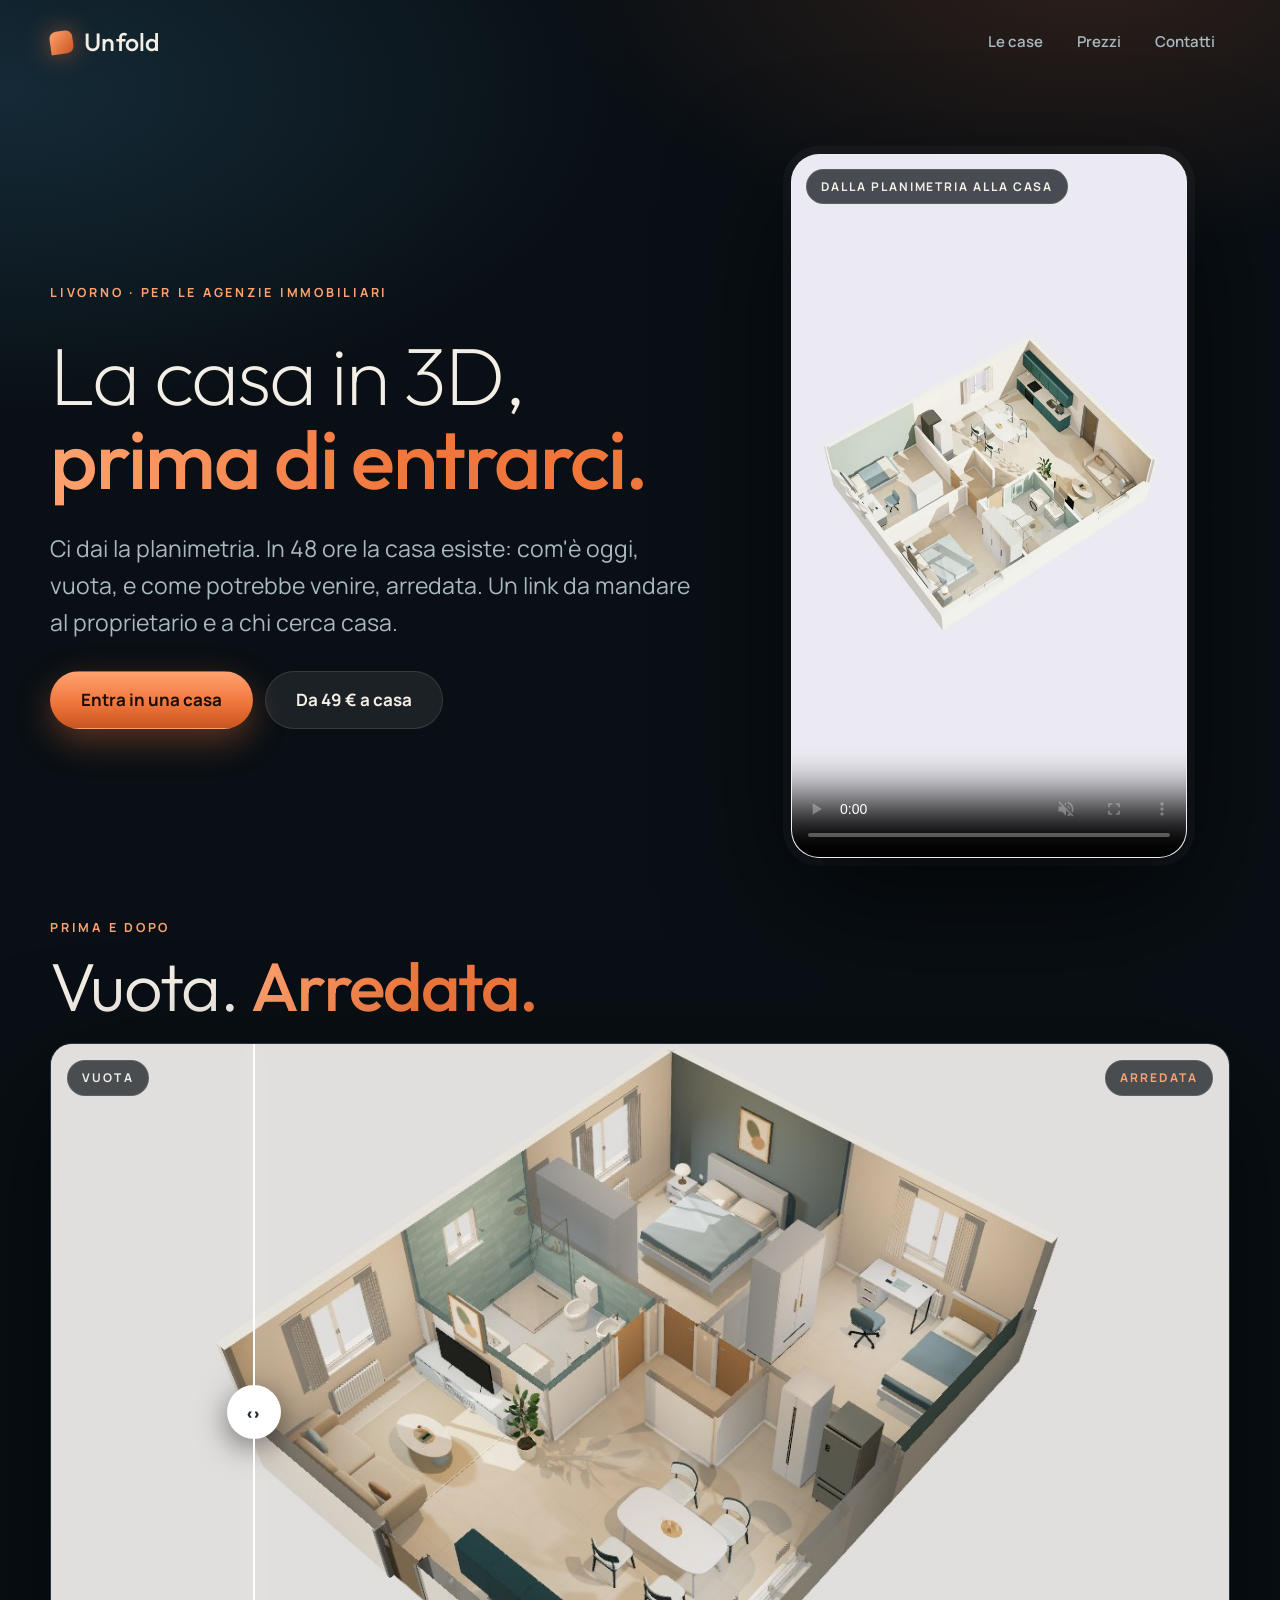
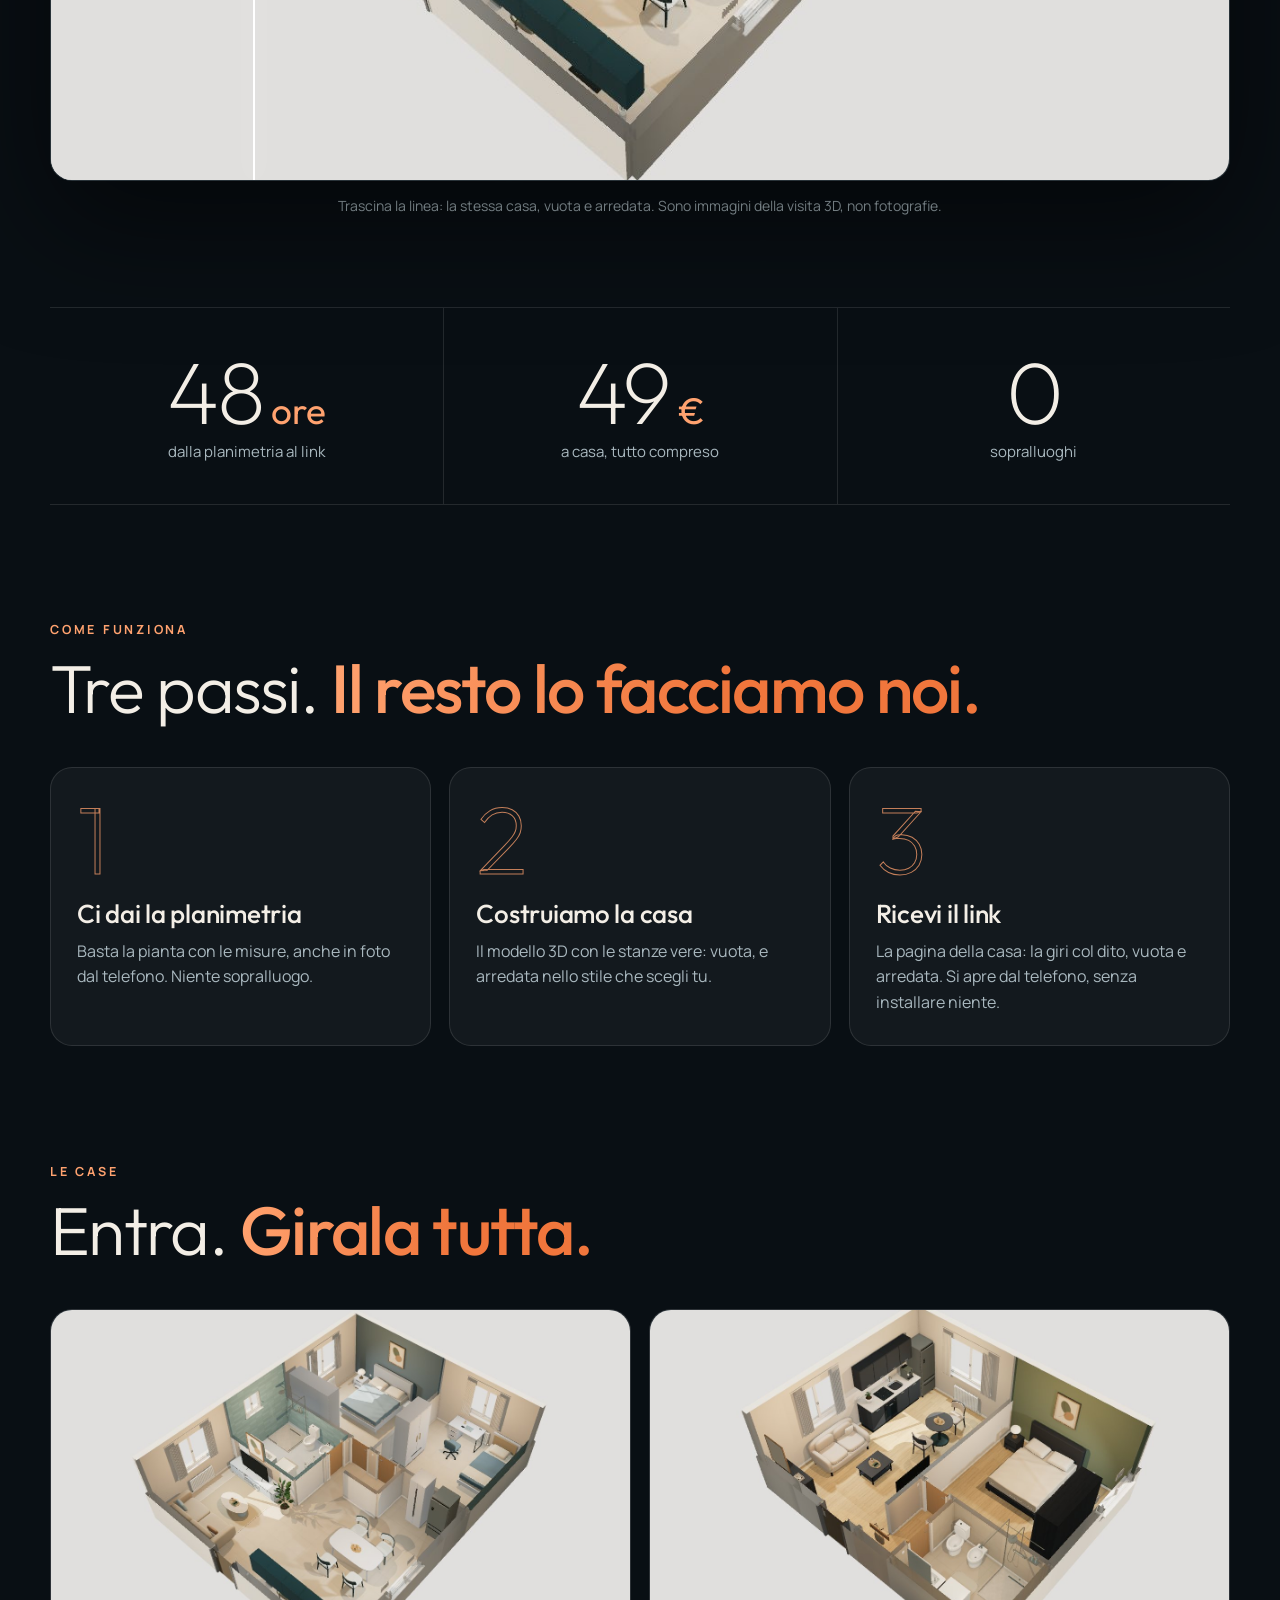
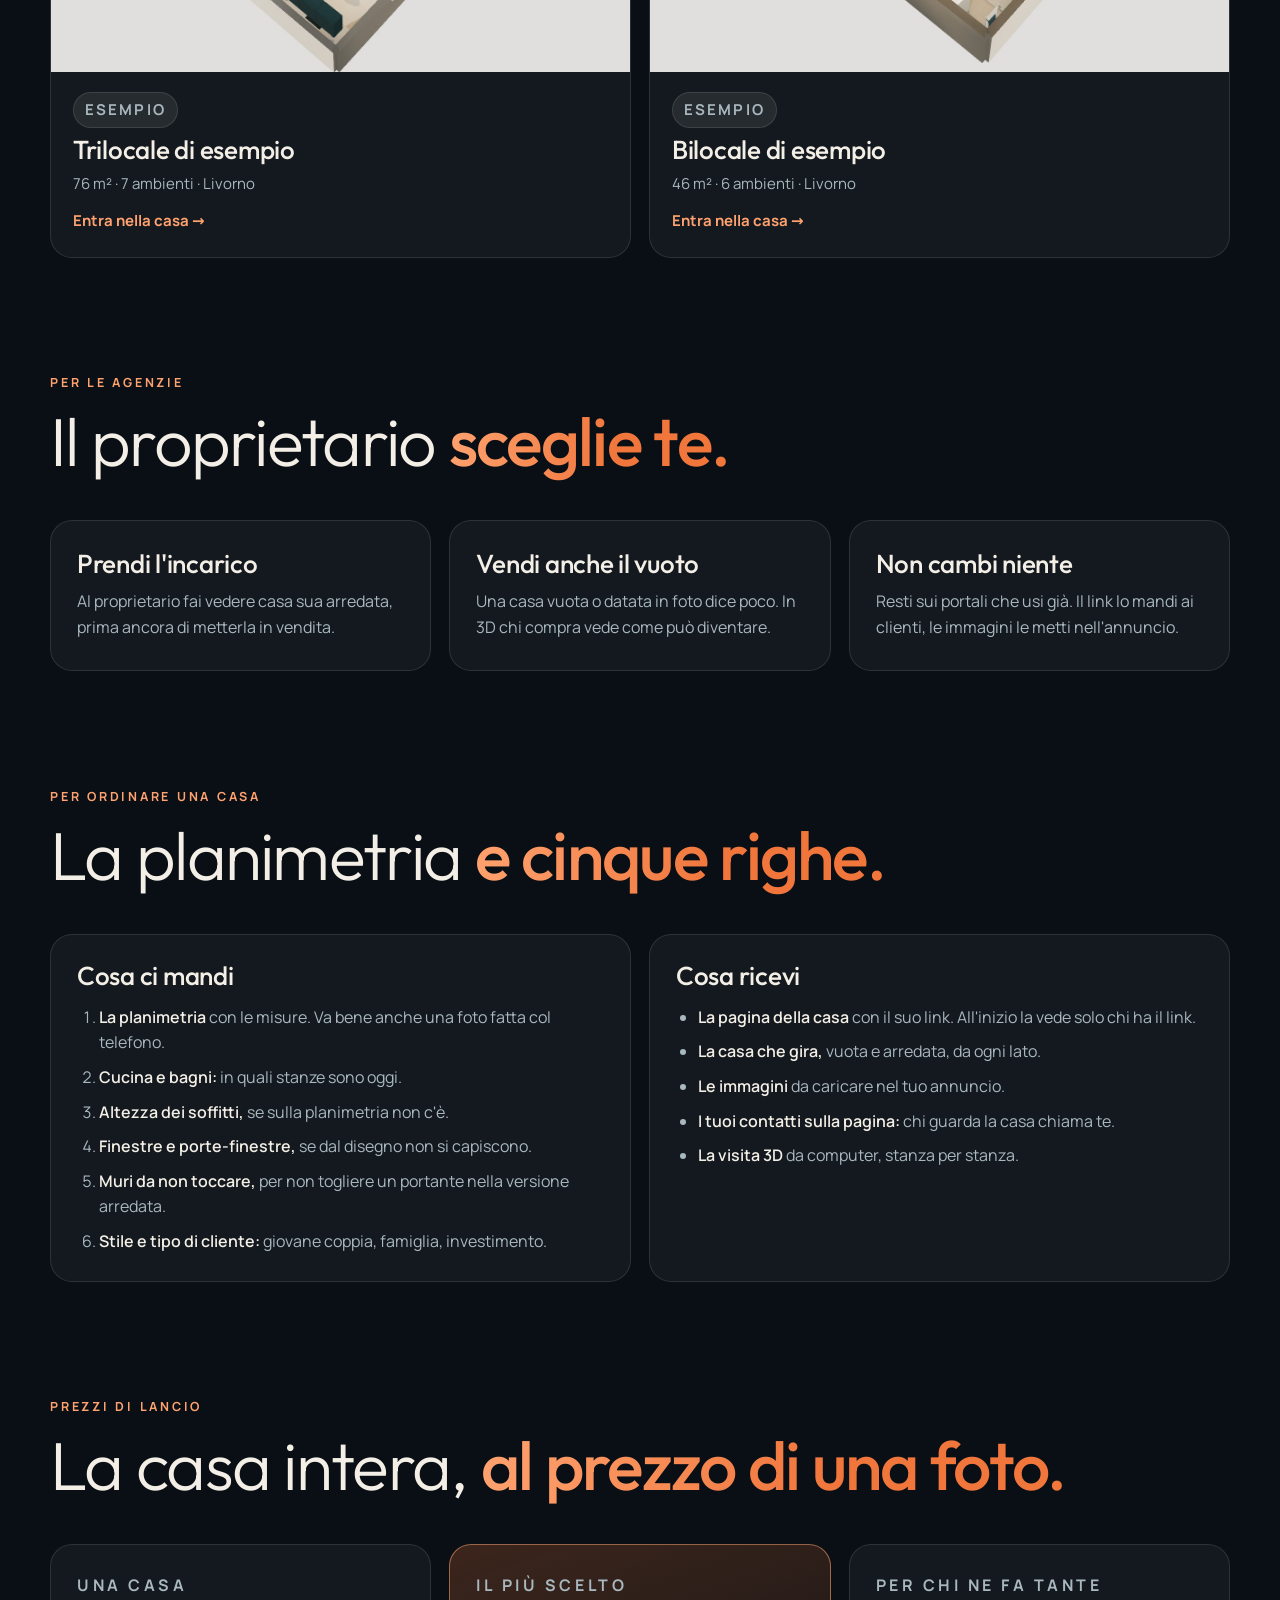
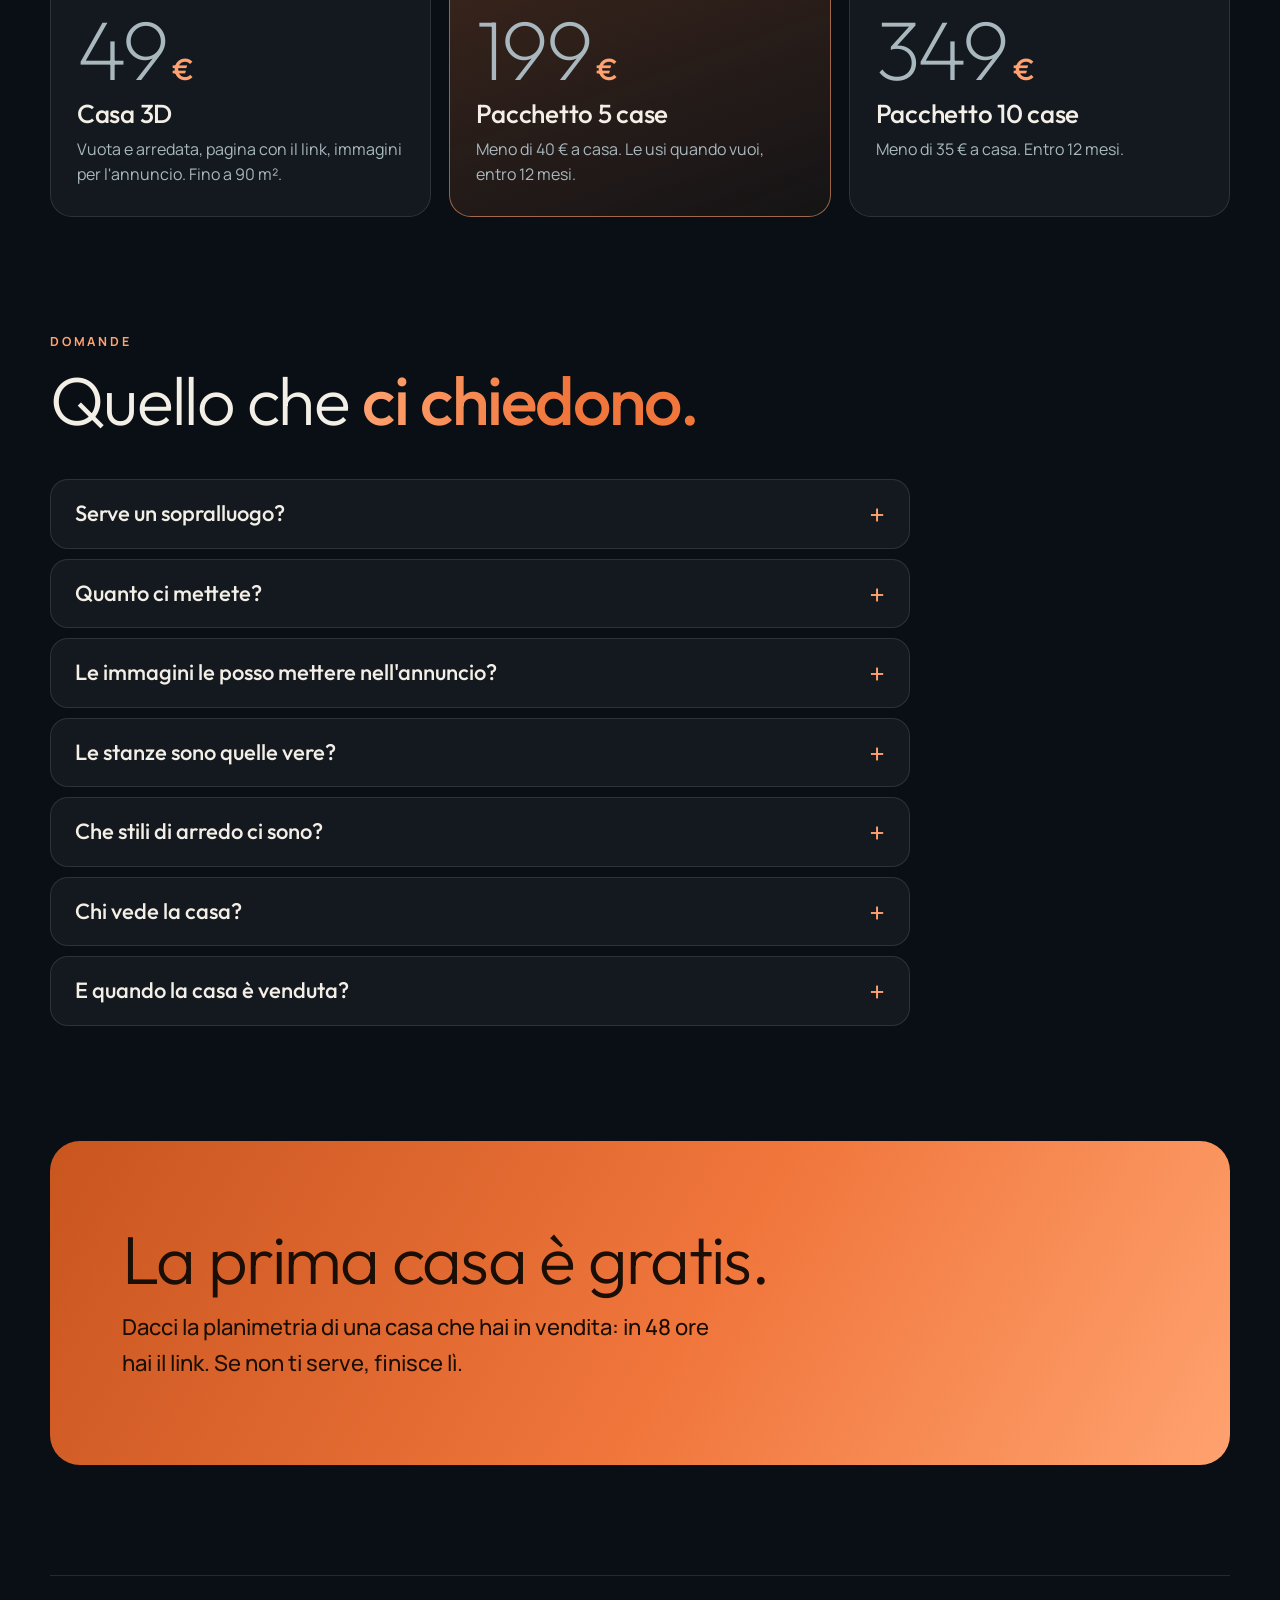
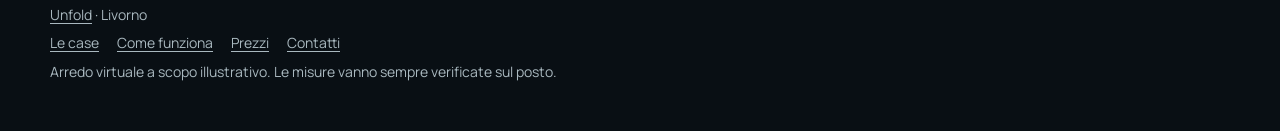
<file: index.html>
<!doctype html>
<html lang="it">
<head>
<meta charset="utf-8">
<meta name="viewport" content="width=device-width, initial-scale=1">
<!-- TESTA:INIZIO -->
<meta name="robots" content="noindex">
<meta name="theme-color" content="#090F14">
<title>Unfold · La casa in 3D, vuota e arredata</title>
<meta name="description" content="Dalla planimetria al modello 3D della casa in 48 ore: com'è oggi, vuota, e come potrebbe venire, arredata. Per le agenzie immobiliari.">
<meta property="og:type" content="website">
<meta property="og:site_name" content="Unfold">
<meta property="og:title" content="Unfold · La casa in 3D, vuota e arredata">
<meta property="og:description" content="Dalla planimetria al modello 3D della casa in 48 ore: com'è oggi, vuota, e come potrebbe venire, arredata. Per le agenzie immobiliari.">
<meta property="og:image" content="https://colomb1991.github.io/unfold/case/esempio-80/img/alto-sera.jpg">
<meta property="og:url" content="https://colomb1991.github.io/unfold/">
<meta name="twitter:card" content="summary_large_image">
<link rel="icon" href="data:image/svg+xml,%3Csvg xmlns='http://www.w3.org/2000/svg' viewBox='0 0 64 64'%3E%3Crect width='64' height='64' rx='14' fill='%23090F14'/%3E%3Cpath d='M18 14h22a8 8 0 0 1 8 8v20a8 8 0 0 1-8 8H18z' fill='%23F0763C' transform='rotate(-8 32 32)'/%3E%3C/svg%3E">
<link rel="stylesheet" href="stile.css?v=7">
<!-- TESTA:FINE -->
</head>
<body>
<div class="dentro">
<header class="testata"><a class="marchio" href="./">Unfold</a><nav><a href="case/">Le case</a><a href="#prezzi">Prezzi</a><a href="#contatti">Contatti</a></nav></header>

<main>
  <section class="apertura apertura--due">
   <div class="apertura__testo">
    <p class="occhiello">Livorno · per le agenzie immobiliari</p>
    <h1>La casa in 3D,<br><em>prima di entrarci.</em></h1>
    <p class="sotto">Ci dai la planimetria. In 48 ore la casa esiste: com'è oggi, vuota, e come potrebbe venire, arredata. Un link da mandare al proprietario e a chi cerca casa.</p>
    <div class="fila">
      <a class="btn" href="case/esempio-80/">Entra in una casa</a>
      <a class="btn btn--vetro" href="#prezzi">Da 49 € a casa</a>
    </div>
   </div>
   <figure class="filmato">
    <video data-parte-da-solo autoplay muted loop playsinline preload="auto" poster="case/esempio-80/video/nascita.jpg" src="case/esempio-80/video/nascita.mp4"></video>
    <figcaption class="filmato__eti">Dalla planimetria alla casa</figcaption>
   </figure>
  </section>

  <div class="capo" style="margin-bottom:22px"><p class="occhiello">Prima e dopo</p><h2>Vuota. <em>Arredata.</em></h2></div>

  <div class="confronto">
    <img src="case/esempio-80/img/alto-arredata.jpg" alt="Un trilocale di esempio arredato, visto dall'alto">
    <img class="confronto__sopra" src="case/esempio-80/img/alto-vuota.jpg" alt="Lo stesso trilocale vuoto">
    <span class="confronto__eti confronto__eti--a">Vuota</span><span class="confronto__eti confronto__eti--b">Arredata</span>
    <span class="confronto__mano" aria-hidden="true">‹›</span>
    <input type="range" min="0" max="100" value="50" step="0.1" aria-label="Trascina per confrontare la casa vuota e arredata">
  </div>
  <p class="sotto-confronto" style="margin-top:14px">Trascina la linea: la stessa casa, vuota e arredata. Sono immagini della visita 3D, non fotografie.</p>

  <section class="blocco" style="padding-top:clamp(40px,7vw,90px)">
    <div class="numeri">
      <div><b>48<small> ore</small></b><span>dalla planimetria al link</span></div>
      <div><b>49<small> €</small></b><span>a casa, tutto compreso</span></div>
      <div><b>0</b><span>sopralluoghi</span></div>
    </div>
  </section>

  <section class="blocco" id="come">
    <div class="capo"><p class="occhiello">Come funziona</p><h2>Tre passi. <em>Il resto lo facciamo noi.</em></h2></div>
    <div class="griglia">
      <div class="passo"><span class="num">1</span><h3>Ci dai la planimetria</h3><p>Basta la pianta con le misure, anche in foto dal telefono. Niente sopralluogo.</p></div>
      <div class="passo"><span class="num">2</span><h3>Costruiamo la casa</h3><p>Il modello 3D con le stanze vere: vuota, e arredata nello stile che scegli tu.</p></div>
      <div class="passo"><span class="num">3</span><h3>Ricevi il link</h3><p>La pagina della casa: la giri col dito, vuota e arredata. Si apre dal telefono, senza installare niente.</p></div>
    </div>
  </section>

  <section class="blocco" id="case">
    <div class="capo"><p class="occhiello">Le case</p><h2>Entra. <em>Girala tutta.</em></h2></div>
    <div class="griglia">
<!-- CASE:INIZIO -->
<a class="casa" href="case/esempio-80/">
  <div class="casa__pianta"><img src="case/esempio-80/img/alto-arredata.jpg" alt="" loading="lazy"></div>
  <div class="casa__testo">
    <span class="etichetta">Esempio</span>
    <h3>Trilocale di esempio</h3>
    <span>76 m² · 7 ambienti · Livorno</span>
    
    <span class="casa__vai">Entra nella casa →</span>
  </div>
</a>
<a class="casa" href="case/esempio-49/">
  <div class="casa__pianta"><img src="case/esempio-49/img/alto-arredata.jpg" alt="" loading="lazy"></div>
  <div class="casa__testo">
    <span class="etichetta">Esempio</span>
    <h3>Bilocale di esempio</h3>
    <span>46 m² · 6 ambienti · Livorno</span>
    
    <span class="casa__vai">Entra nella casa →</span>
  </div>
</a>
<!-- CASE:FINE -->
    </div>
<!-- ALTRE:INIZIO -->

<!-- ALTRE:FINE -->
  </section>

  <section class="blocco" id="agenzie">
    <div class="capo"><p class="occhiello">Per le agenzie</p><h2>Il proprietario <em>sceglie te.</em></h2></div>
    <div class="griglia">
      <div class="passo"><h3>Prendi l'incarico</h3><p>Al proprietario fai vedere casa sua arredata, prima ancora di metterla in vendita.</p></div>
      <div class="passo"><h3>Vendi anche il vuoto</h3><p>Una casa vuota o datata in foto dice poco. In 3D chi compra vede come può diventare.</p></div>
      <div class="passo"><h3>Non cambi niente</h3><p>Resti sui portali che usi già. Il link lo mandi ai clienti, le immagini le metti nell'annuncio.</p></div>
    </div>
  </section>

  <section class="blocco" id="ordina">
    <div class="capo"><p class="occhiello">Per ordinare una casa</p><h2>La planimetria <em>e cinque righe.</em></h2></div>
    <div class="due">
      <div class="riquadro">
        <h3>Cosa ci mandi</h3>
        <ol class="elenco">
          <li><strong>La planimetria</strong> con le misure. Va bene anche una foto fatta col telefono.</li>
          <li><strong>Cucina e bagni:</strong> in quali stanze sono oggi.</li>
          <li><strong>Altezza dei soffitti,</strong> se sulla planimetria non c'è.</li>
          <li><strong>Finestre e porte-finestre,</strong> se dal disegno non si capiscono.</li>
          <li><strong>Muri da non toccare,</strong> per non togliere un portante nella versione arredata.</li>
          <li><strong>Stile e tipo di cliente:</strong> giovane coppia, famiglia, investimento.</li>
        </ol>
      </div>
      <div class="riquadro">
        <h3>Cosa ricevi</h3>
        <ul class="elenco">
          <li><strong>La pagina della casa</strong> con il suo link. All'inizio la vede solo chi ha il link.</li>
          <li><strong>La casa che gira,</strong> vuota e arredata, da ogni lato.</li>
          <li><strong>Le immagini</strong> da caricare nel tuo annuncio.</li>
          <li><strong>I tuoi contatti sulla pagina:</strong> chi guarda la casa chiama te.</li>
          <li><strong>La visita 3D</strong> da computer, stanza per stanza.</li>
        </ul>
      </div>
    </div>
  </section>

  <section class="blocco" id="prezzi">
    <div class="capo"><p class="occhiello">Prezzi di lancio</p><h2>La casa intera, <em>al prezzo di una foto.</em></h2></div>
    <div class="prezzi">
      <div class="prezzo"><p class="occhiello">Una casa</p><p class="cifra">49<small> €</small></p><h3>Casa 3D</h3><p>Vuota e arredata, pagina con il link, immagini per l'annuncio. Fino a 90 m².</p></div>
      <div class="prezzo prezzo--forte"><p class="occhiello">Il più scelto</p><p class="cifra">199<small> €</small></p><h3>Pacchetto 5 case</h3><p>Meno di 40 € a casa. Le usi quando vuoi, entro 12 mesi.</p></div>
      <div class="prezzo"><p class="occhiello">Per chi ne fa tante</p><p class="cifra">349<small> €</small></p><h3>Pacchetto 10 case</h3><p>Meno di 35 € a casa. Entro 12 mesi.</p></div>
    </div>
  </section>

  <section class="blocco" id="domande">
    <div class="capo"><p class="occhiello">Domande</p><h2>Quello che <em>ci chiedono.</em></h2></div>
    <div class="domande">
      <details><summary>Serve un sopralluogo?</summary><p>No. Lavoriamo dalla planimetria con le misure, va bene anche una foto fatta col telefono.</p></details>
      <details><summary>Quanto ci mettete?</summary><p>48 ore da quando abbiamo una planimetria leggibile. Se ti serve in giornata, si può.</p></details>
      <details><summary>Le immagini le posso mettere nell'annuncio?</summary><p>Sì. Con ogni casa ricevi le immagini, vuota e arredata, da caricare sui portali che usi già. Il link alla pagina della casa lo mandi a proprietari e clienti.</p></details>
      <details><summary>Le stanze sono quelle vere?</summary><p>Sì, sono costruite con le misure della planimetria. L'arredo invece è virtuale: serve a far capire gli spazi, non sostituisce un rilievo tecnico.</p></details>
      <details><summary>Che stili di arredo ci sono?</summary><p>Ne abbiamo diversi, dal contemporaneo al classico. Scegli tu quello adatto alla casa e a chi la comprerà.</p></details>
      <details><summary>Chi vede la casa?</summary><p>All'inizio solo chi ha il link: non compare in nessun elenco. Se vuoi, la mettiamo nella pagina della tua agenzia e in vetrina su Unfold.</p></details>
      <details><summary>E quando la casa è venduta?</summary><p>Ce lo dici e togliamo la pagina. Finché è in vendita resta online, senza costi in più.</p></details>
    </div>
  </section>

  <div class="fascia" id="contatti">
    <h2>La prima casa è gratis.</h2>
    <p>Dacci la planimetria di una casa che hai in vendita: in 48 ore hai il link. Se non ti serve, finisce lì.</p>
<!-- CONTATTI:INIZIO -->

<!-- CONTATTI:FINE -->
  </div>
</main>

<!-- PIEDE:INIZIO -->
<footer class="piede"><p><a href="./">Unfold</a> · Livorno</p>
<p class="piede__voci"><a href="case/">Le case</a><a href="#come">Come funziona</a><a href="#prezzi">Prezzi</a><a href="#contatti">Contatti</a></p><p>Arredo virtuale a scopo illustrativo. Le misure vanno sempre verificate sul posto.</p></footer>
<!-- PIEDE:FINE -->
</div>
<script src="filmati.js?v=6"></script>
<script src="confronto.js?v=6"></script>
</body>
</html>
</file>
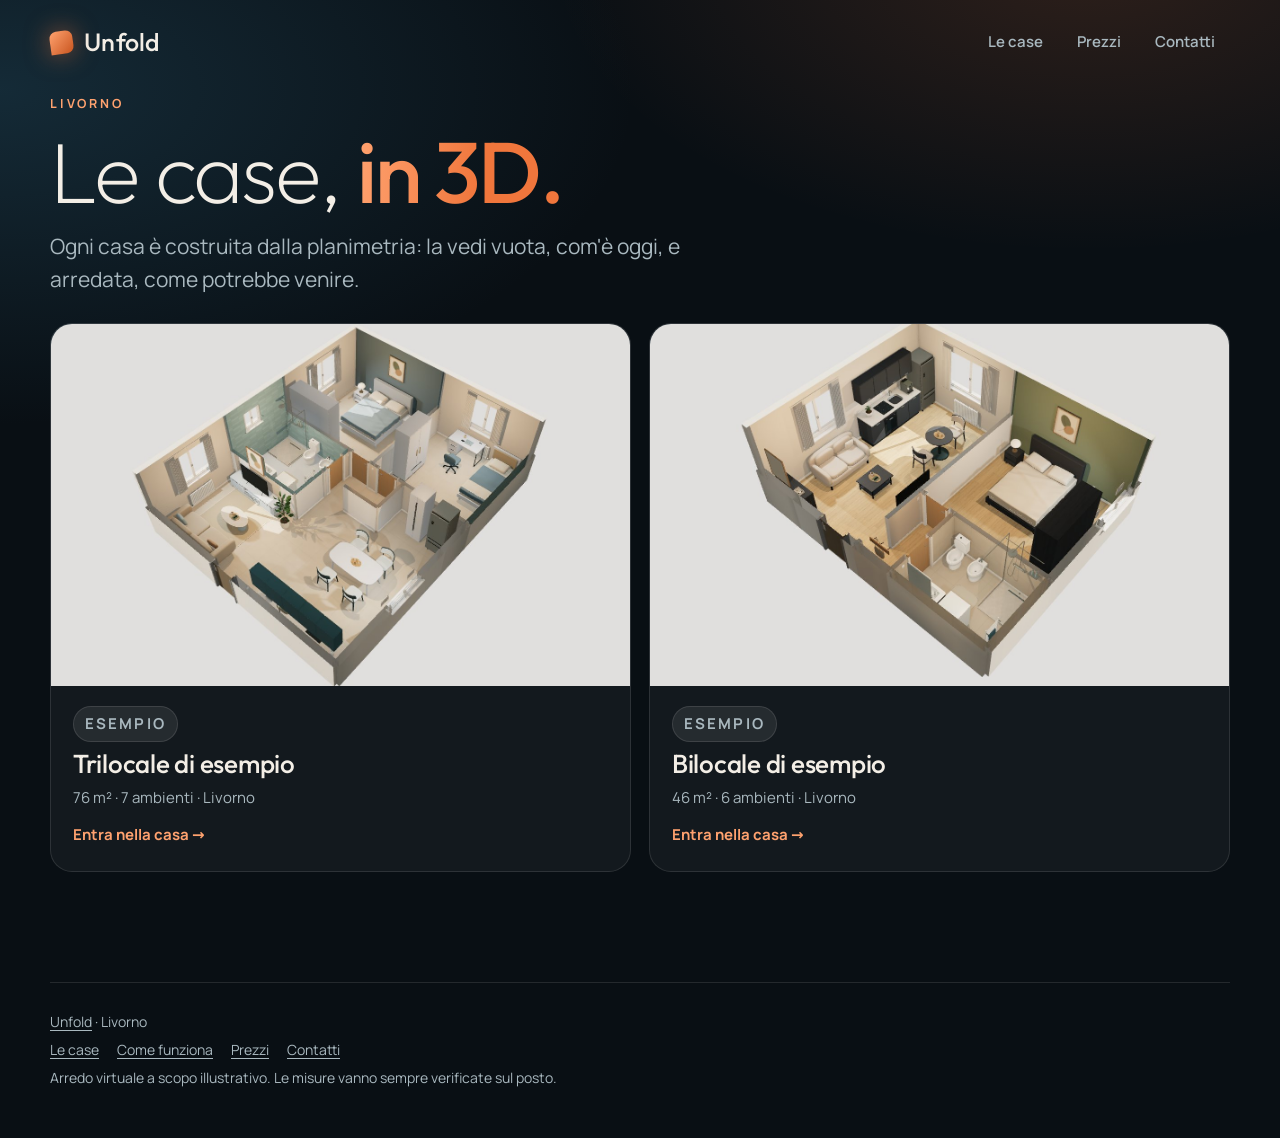
<file: case/index.html>
<!doctype html>
<html lang="it">
<head>
<meta charset="utf-8">
<meta name="viewport" content="width=device-width, initial-scale=1">
<meta name="robots" content="noindex">
<meta name="theme-color" content="#090F14">
<title>Le case · Unfold</title>
<meta name="description" content="Case in 3D a Livorno: vuote e arredate, da girare dal telefono.">
<meta property="og:type" content="website">
<meta property="og:site_name" content="Unfold">
<meta property="og:title" content="Le case · Unfold">
<meta property="og:description" content="Case in 3D a Livorno: vuote e arredate, da girare dal telefono.">
<meta property="og:image" content="https://colomb1991.github.io/unfold/case/esempio-80/img/alto-sera.jpg">
<meta property="og:url" content="https://colomb1991.github.io/unfold/case/">
<meta name="twitter:card" content="summary_large_image">
<link rel="icon" href="data:image/svg+xml,%3Csvg xmlns='http://www.w3.org/2000/svg' viewBox='0 0 64 64'%3E%3Crect width='64' height='64' rx='14' fill='%23090F14'/%3E%3Cpath d='M18 14h22a8 8 0 0 1 8 8v20a8 8 0 0 1-8 8H18z' fill='%23F0763C' transform='rotate(-8 32 32)'/%3E%3C/svg%3E">
<link rel="stylesheet" href="../stile.css?v=7">
</head>
<body>
<div class="dentro">
<header class="testata"><a class="marchio" href="../">Unfold</a><nav><a href="../case/">Le case</a><a href="../#prezzi">Prezzi</a><a href="../#contatti">Contatti</a></nav></header>
<main class="scheda">
  <div class="scheda__capo">
    <p class="occhiello">Livorno</p>
    <h1>Le case, <em>in 3D.</em></h1>
    <p class="sotto">Ogni casa è costruita dalla planimetria: la vedi vuota, com'è oggi, e arredata, come potrebbe venire.</p>
  </div>
  <div class="griglia">
<a class="casa" href="../case/esempio-80/">
  <div class="casa__pianta"><img src="../case/esempio-80/img/alto-arredata.jpg" alt="" loading="lazy"></div>
  <div class="casa__testo">
    <span class="etichetta">Esempio</span>
    <h3>Trilocale di esempio</h3>
    <span>76 m² · 7 ambienti · Livorno</span>
    
    <span class="casa__vai">Entra nella casa →</span>
  </div>
</a>
<a class="casa" href="../case/esempio-49/">
  <div class="casa__pianta"><img src="../case/esempio-49/img/alto-arredata.jpg" alt="" loading="lazy"></div>
  <div class="casa__testo">
    <span class="etichetta">Esempio</span>
    <h3>Bilocale di esempio</h3>
    <span>46 m² · 6 ambienti · Livorno</span>
    
    <span class="casa__vai">Entra nella casa →</span>
  </div>
</a>
  </div>
</main>
<footer class="piede"><p><a href="../">Unfold</a> · Livorno</p>
<p class="piede__voci"><a href="../case/">Le case</a><a href="../#come">Come funziona</a><a href="../#prezzi">Prezzi</a><a href="../#contatti">Contatti</a></p><p>Arredo virtuale a scopo illustrativo. Le misure vanno sempre verificate sul posto.</p></footer>
</div>
</body>
</html>
</file>
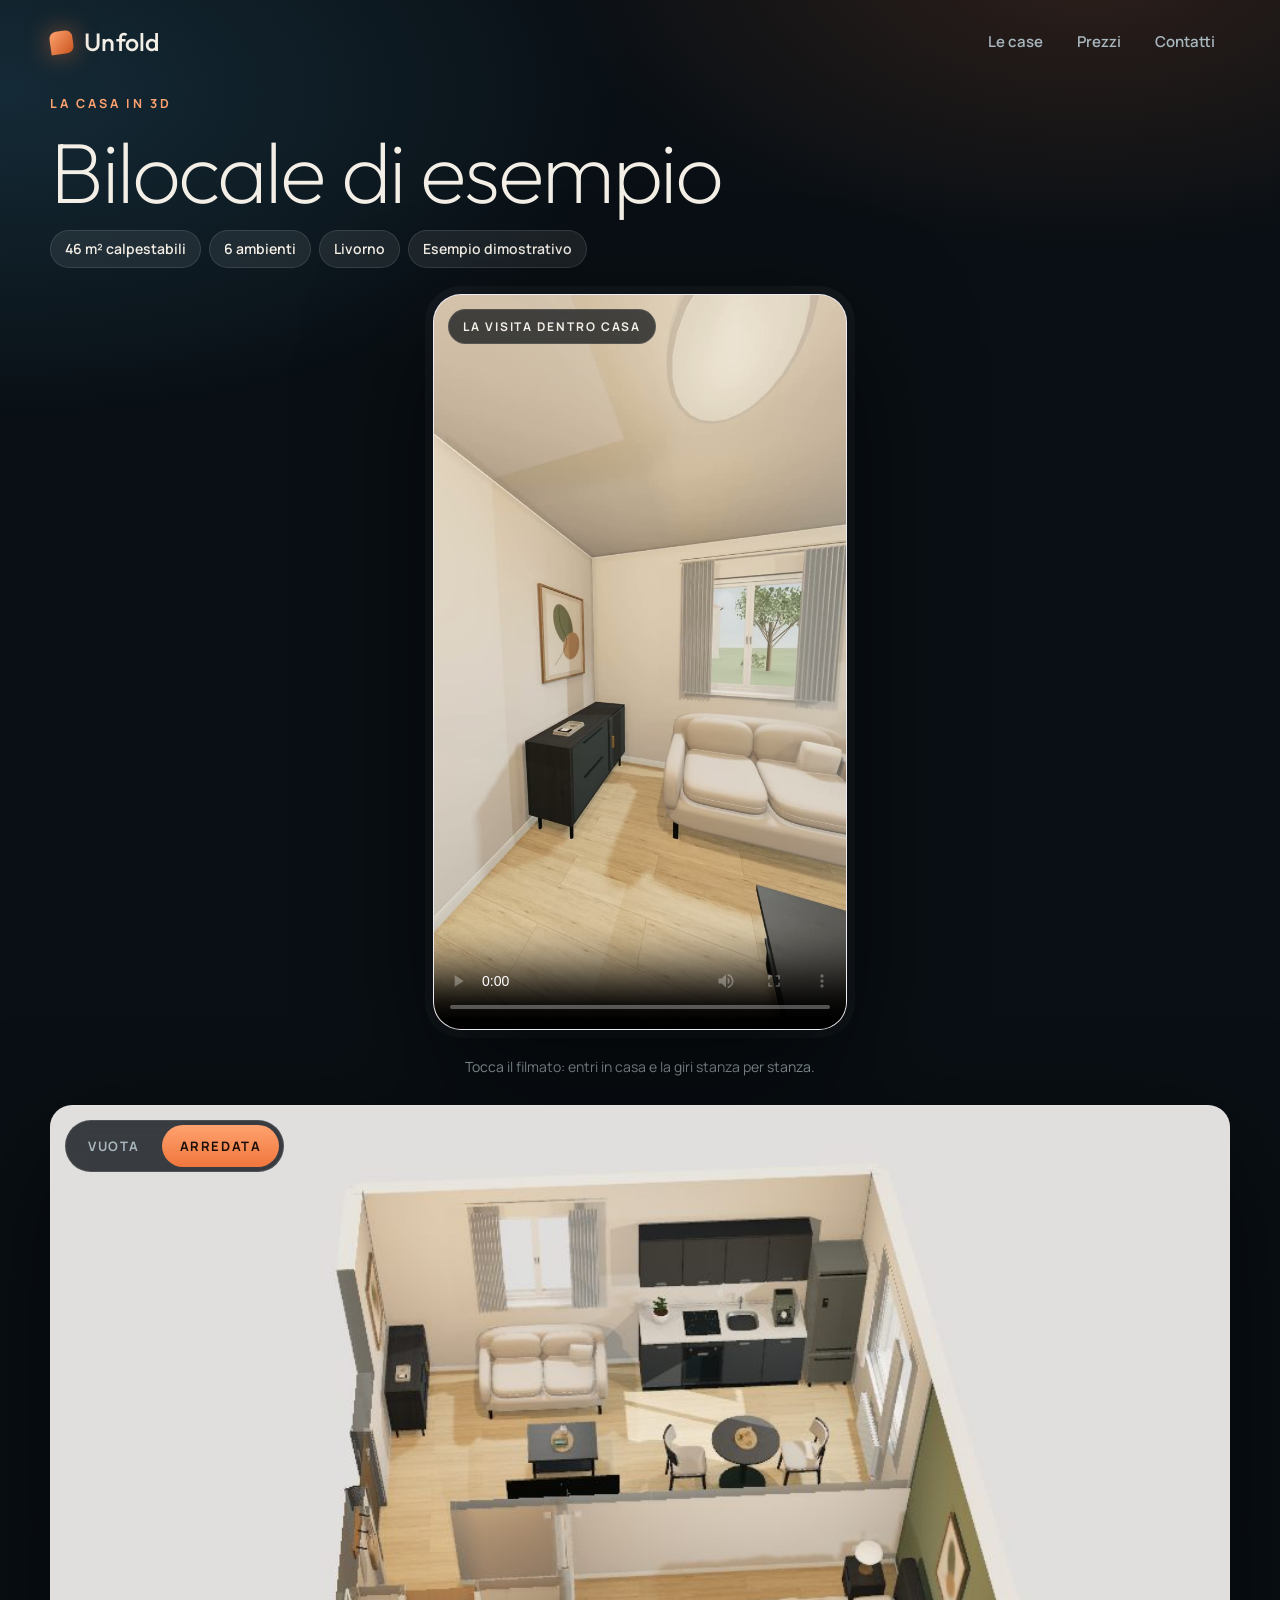
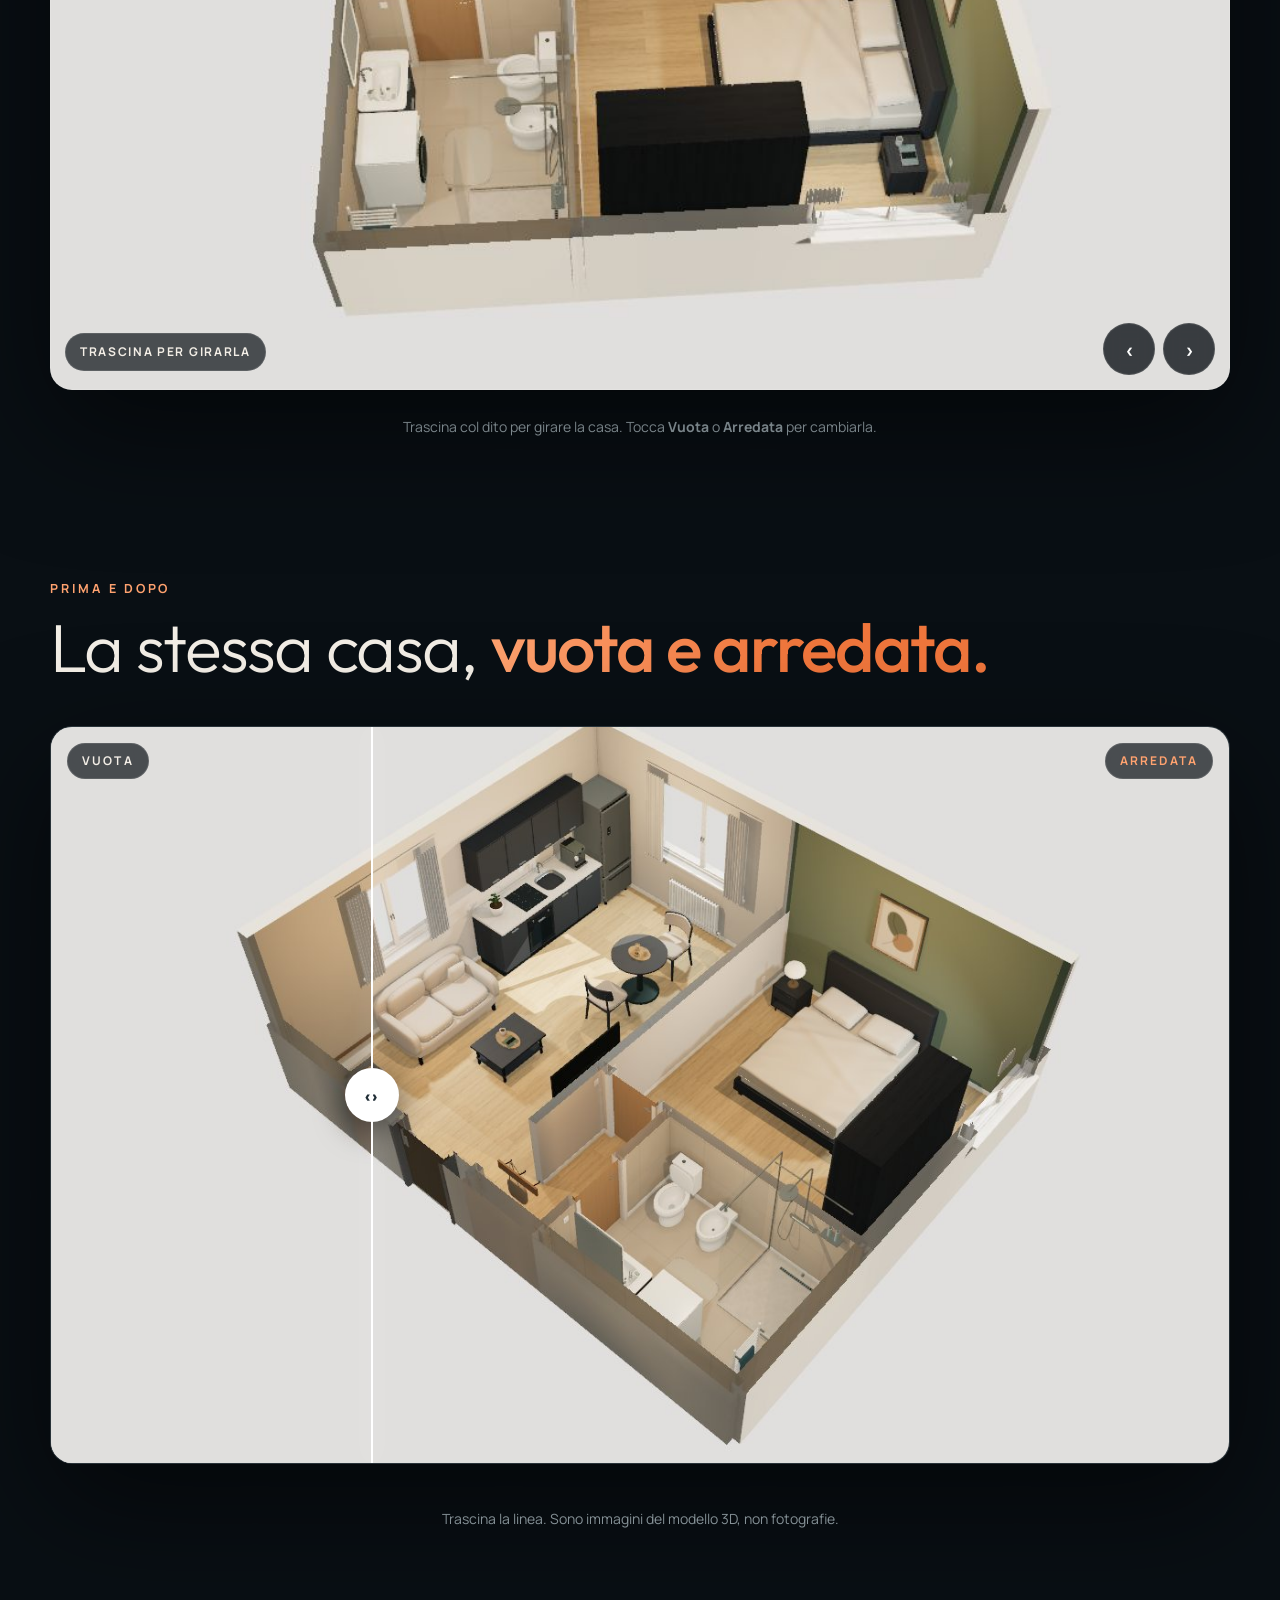
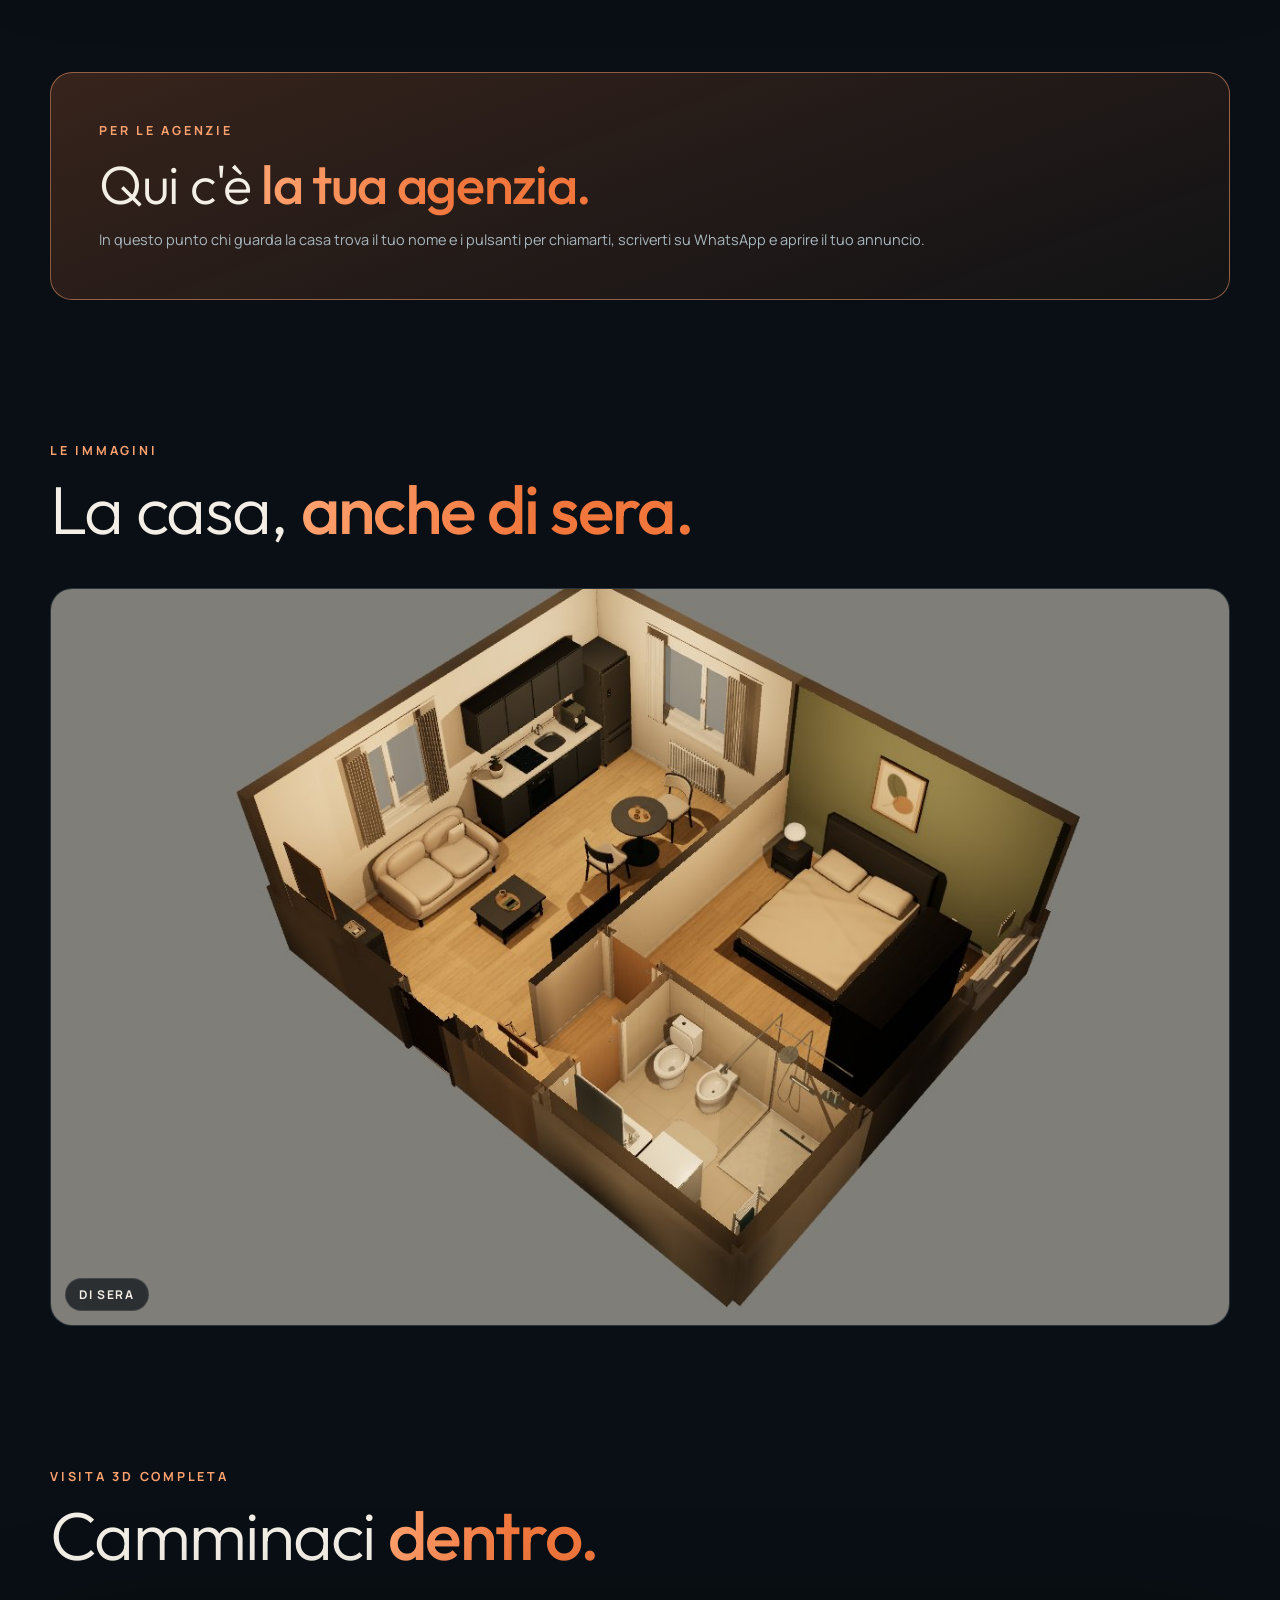
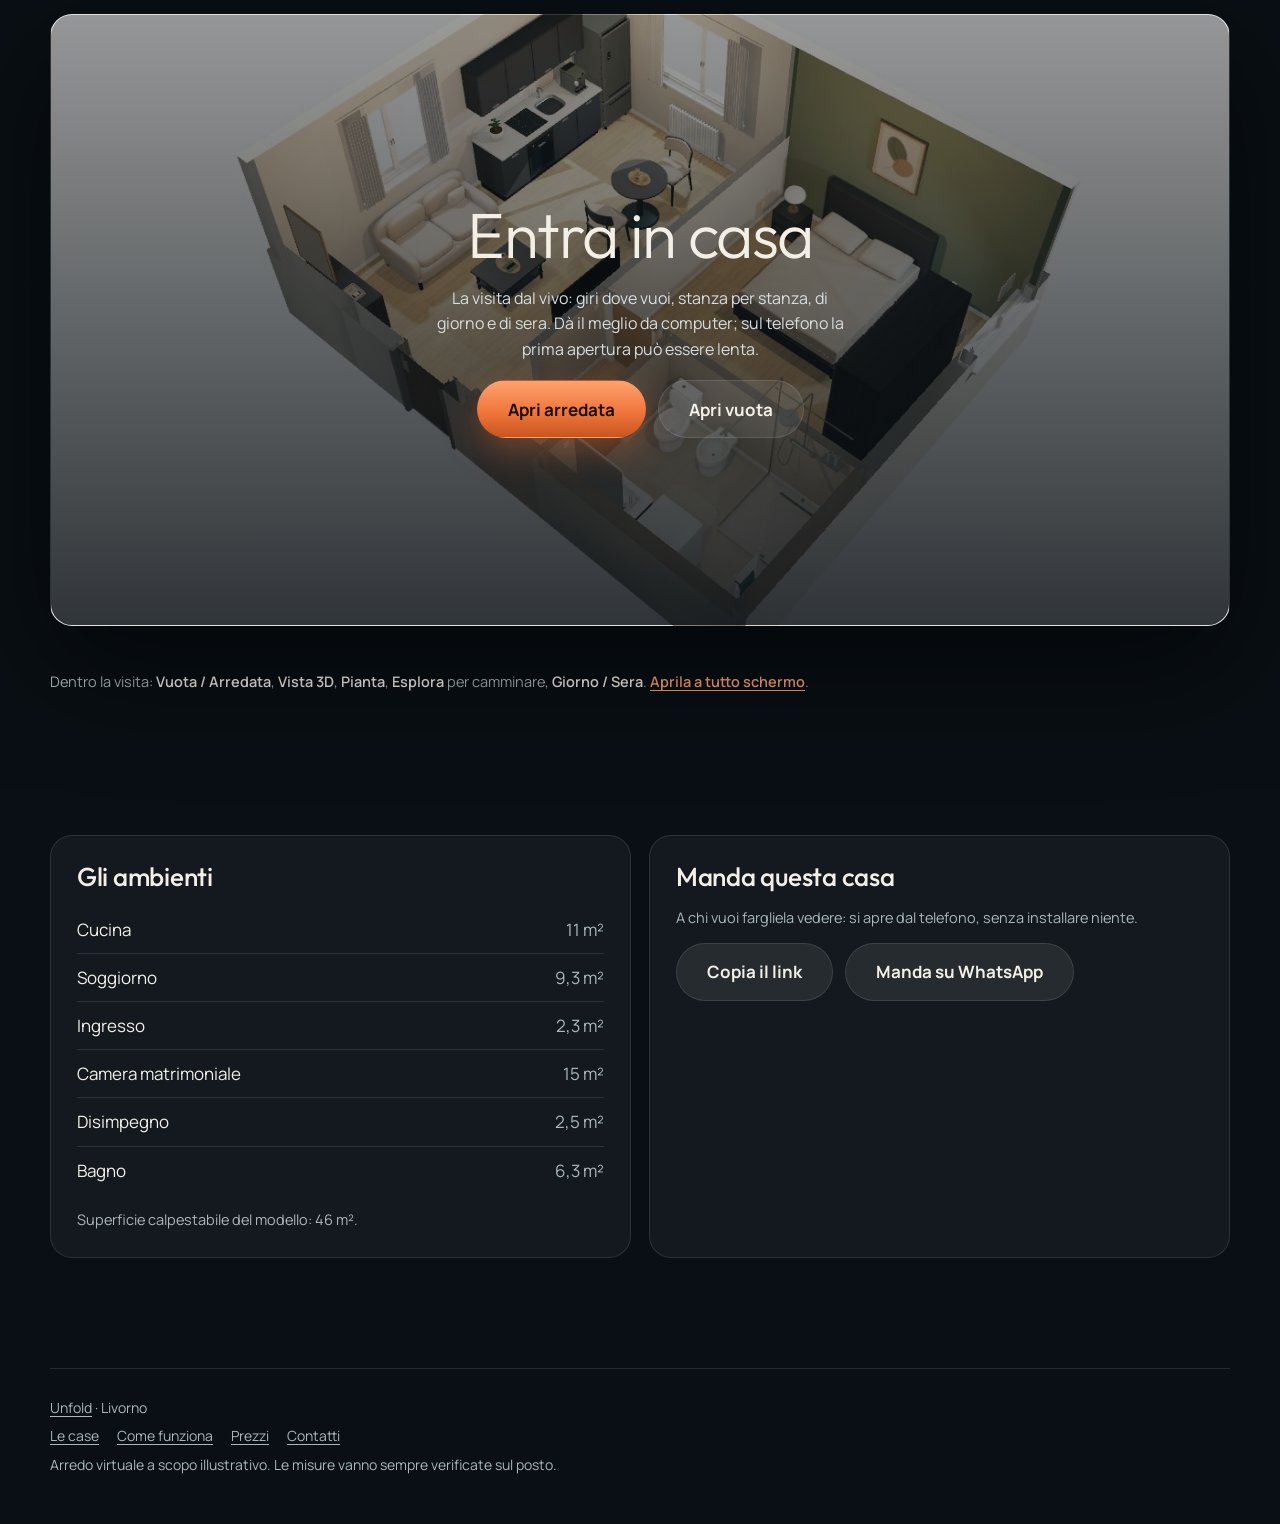
<file: case/esempio-49/index.html>
<!doctype html>
<html lang="it">
<head>
<meta charset="utf-8">
<meta name="viewport" content="width=device-width, initial-scale=1">
<meta name="robots" content="noindex">
<meta name="theme-color" content="#090F14">
<title>Bilocale di esempio · Unfold</title>
<meta name="description" content="Guarda la casa in 3D: vuota e arredata, da ogni lato.">
<meta property="og:type" content="website">
<meta property="og:site_name" content="Unfold">
<meta property="og:title" content="Bilocale di esempio · Unfold">
<meta property="og:description" content="Guarda la casa in 3D: vuota e arredata, da ogni lato.">
<meta property="og:image" content="https://colomb1991.github.io/unfold/case/esempio-49/img/alto-arredata.jpg">
<meta property="og:url" content="https://colomb1991.github.io/unfold/case/esempio-49/">
<meta name="twitter:card" content="summary_large_image">
<link rel="icon" href="data:image/svg+xml,%3Csvg xmlns='http://www.w3.org/2000/svg' viewBox='0 0 64 64'%3E%3Crect width='64' height='64' rx='14' fill='%23090F14'/%3E%3Cpath d='M18 14h22a8 8 0 0 1 8 8v20a8 8 0 0 1-8 8H18z' fill='%23F0763C' transform='rotate(-8 32 32)'/%3E%3C/svg%3E">
<link rel="stylesheet" href="../../stile.css?v=7">
</head>
<body>
<div class="dentro">
<header class="testata"><a class="marchio" href="../../">Unfold</a><nav><a href="../../case/">Le case</a><a href="../../#prezzi">Prezzi</a><a href="../../#contatti">Contatti</a></nav></header>
<main class="scheda">
  <div class="scheda__capo">
    <p class="occhiello">La casa in 3D</p>
    <h1>Bilocale di esempio</h1>
    <ul class="dati"><li>46 m² calpestabili</li><li>6 ambienti</li><li>Livorno</li><li>Esempio dimostrativo</li></ul>
    
  </div>
  <figure class="filmato">
    <video controls playsinline preload="metadata" poster="video/visita.jpg" src="video/visita.mp4"></video>
    <figcaption class="filmato__eti">La visita dentro casa</figcaption>
  </figure>
  <p class="sotto-confronto">Tocca il filmato: entri in casa e la giri stanza per stanza.</p>
  <div class="giro" data-base="img/giro/" data-n="8" data-variante="arredata">
    <img class="giro__img" src="img/giro/arredata-0.jpg" alt="Bilocale di esempio vista dall'alto" draggable="false">
    <div class="giro__scelta" role="group" aria-label="Vuota o arredata">
      <button type="button" data-variante-scelta="vuota" aria-pressed="false">Vuota</button>
      <button type="button" data-variante-scelta="arredata" aria-pressed="true">Arredata</button>
    </div>
    <span class="giro__aiuto">Trascina per girarla</span>
    <div class="giro__frecce"><button type="button" data-gira="-1" aria-label="Gira a sinistra">‹</button><button type="button" data-gira="1" aria-label="Gira a destra">›</button></div>
  </div>
  <p class="sotto-confronto">Trascina col dito per girare la casa. Tocca <strong>Vuota</strong> o <strong>Arredata</strong> per cambiarla.</p>
  <section class="blocco">
    <div class="capo"><p class="occhiello">Prima e dopo</p><h2>La stessa casa, <em>vuota e arredata.</em></h2></div>
    <div class="confronto">
    <img src="img/alto-arredata.jpg" alt="Bilocale di esempio: arredata">
    <img class="confronto__sopra" src="img/alto-vuota.jpg" alt="Bilocale di esempio: vuota">
    <span class="confronto__eti confronto__eti--a">Vuota</span><span class="confronto__eti confronto__eti--b">Arredata</span>
    <span class="confronto__mano" aria-hidden="true">‹›</span>
    <input type="range" min="0" max="100" value="50" step="0.1" aria-label="Trascina per confrontare la casa vuota e arredata">
  </div>
    <p class="sotto-confronto">Trascina la linea. Sono immagini del modello 3D, non fotografie.</p>
  </section>
  <section class="blocco">
    <div class="riquadro riquadro--forte">
      <p class="occhiello">Per le agenzie</p>
      <h2>Qui c'è <em>la tua agenzia.</em></h2>
      <p class="nota">In questo punto chi guarda la casa trova il tuo nome e i pulsanti per chiamarti, scriverti su WhatsApp e aprire il tuo annuncio.</p>
    </div>
  </section>
  <section class="blocco">
    <div class="capo"><p class="occhiello">Le immagini</p><h2>La casa, <em>anche di sera.</em></h2></div>
    <div class="galleria"><figure><img src="img/alto-sera.jpg" alt="Bilocale di esempio: di sera" loading="lazy"><figcaption>Di sera</figcaption></figure></div>
  </section>
  <section class="blocco">
    <div class="capo"><p class="occhiello">Visita 3D completa</p><h2>Camminaci <em>dentro.</em></h2></div>
    <div class="visita" id="visita" style="background-image:url(img/alto-arredata.jpg)">
      <div class="visita__invito">
        <h2>Entra in casa</h2>
        <p>La visita dal vivo: giri dove vuoi, stanza per stanza, di giorno e di sera. Dà il meglio da computer; sul telefono la prima apertura può essere lenta.</p>
        <div class="fila">
          <button class="btn" type="button" data-apri="dopo">Apri arredata</button>
          <button class="btn btn--vetro" type="button" data-apri="prima">Apri vuota</button>
        </div>
      </div>
    </div>
    <p class="nota">Dentro la visita: <strong>Vuota / Arredata</strong>, <strong>Vista 3D</strong>, <strong>Pianta</strong>, <strong>Esplora</strong> per camminare, <strong>Giorno / Sera</strong>. <a href="visita.html?variante=dopo&v=7">Aprila a tutto schermo</a>.</p>
  </section>
  <section class="blocco">
    <div class="due">
      <div class="riquadro">
        <h3>Gli ambienti</h3>
        <ul class="ambienti"><li><span>Cucina</span><span>11 m²</span></li><li><span>Soggiorno</span><span>9,3 m²</span></li><li><span>Ingresso</span><span>2,3 m²</span></li><li><span>Camera matrimoniale</span><span>15 m²</span></li><li><span>Disimpegno</span><span>2,5 m²</span></li><li><span>Bagno</span><span>6,3 m²</span></li></ul>
        <p class="nota">Superficie calpestabile del modello: 46 m².</p>
      </div>
      <div class="riquadro">
        <h3>Manda questa casa</h3>
        <p class="nota">A chi vuoi fargliela vedere: si apre dal telefono, senza installare niente.</p>
        <div class="fila">
          <button class="btn btn--vetro" type="button" id="copia">Copia il link</button>
          <a class="btn btn--vetro" id="whatsapp" target="_blank" rel="noopener noreferrer" href="#">Manda su WhatsApp</a>
        </div>
      </div>
    </div>
  </section>
</main>
<footer class="piede"><p><a href="../../">Unfold</a> · Livorno</p>
<p class="piede__voci"><a href="../../case/">Le case</a><a href="../../#come">Come funziona</a><a href="../../#prezzi">Prezzi</a><a href="../../#contatti">Contatti</a></p><p>Arredo virtuale a scopo illustrativo. Le misure vanno sempre verificate sul posto.</p></footer>
</div>

<script src="../../giro.js?v=7"></script>
<script src="../../confronto.js?v=7"></script>
<script src="../../casa.js?v=7"></script>
</body>
</html>
</file>
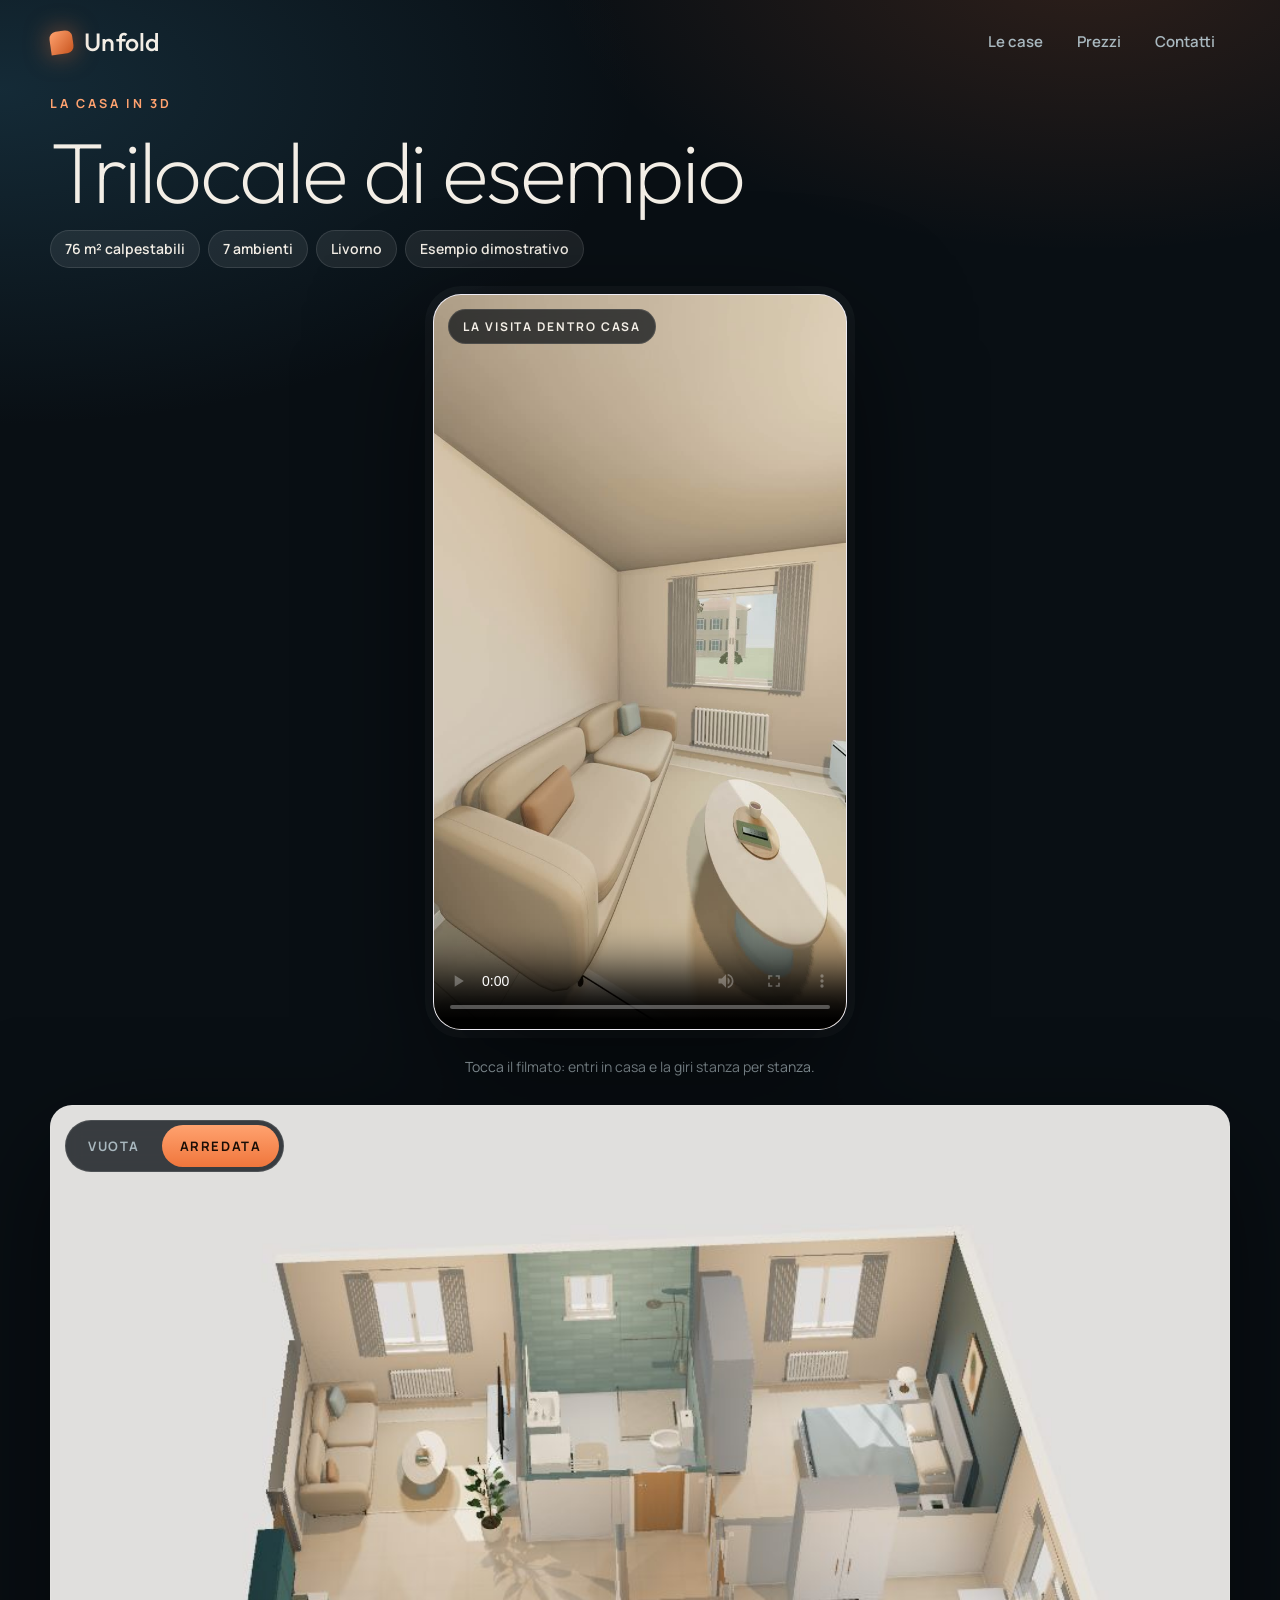
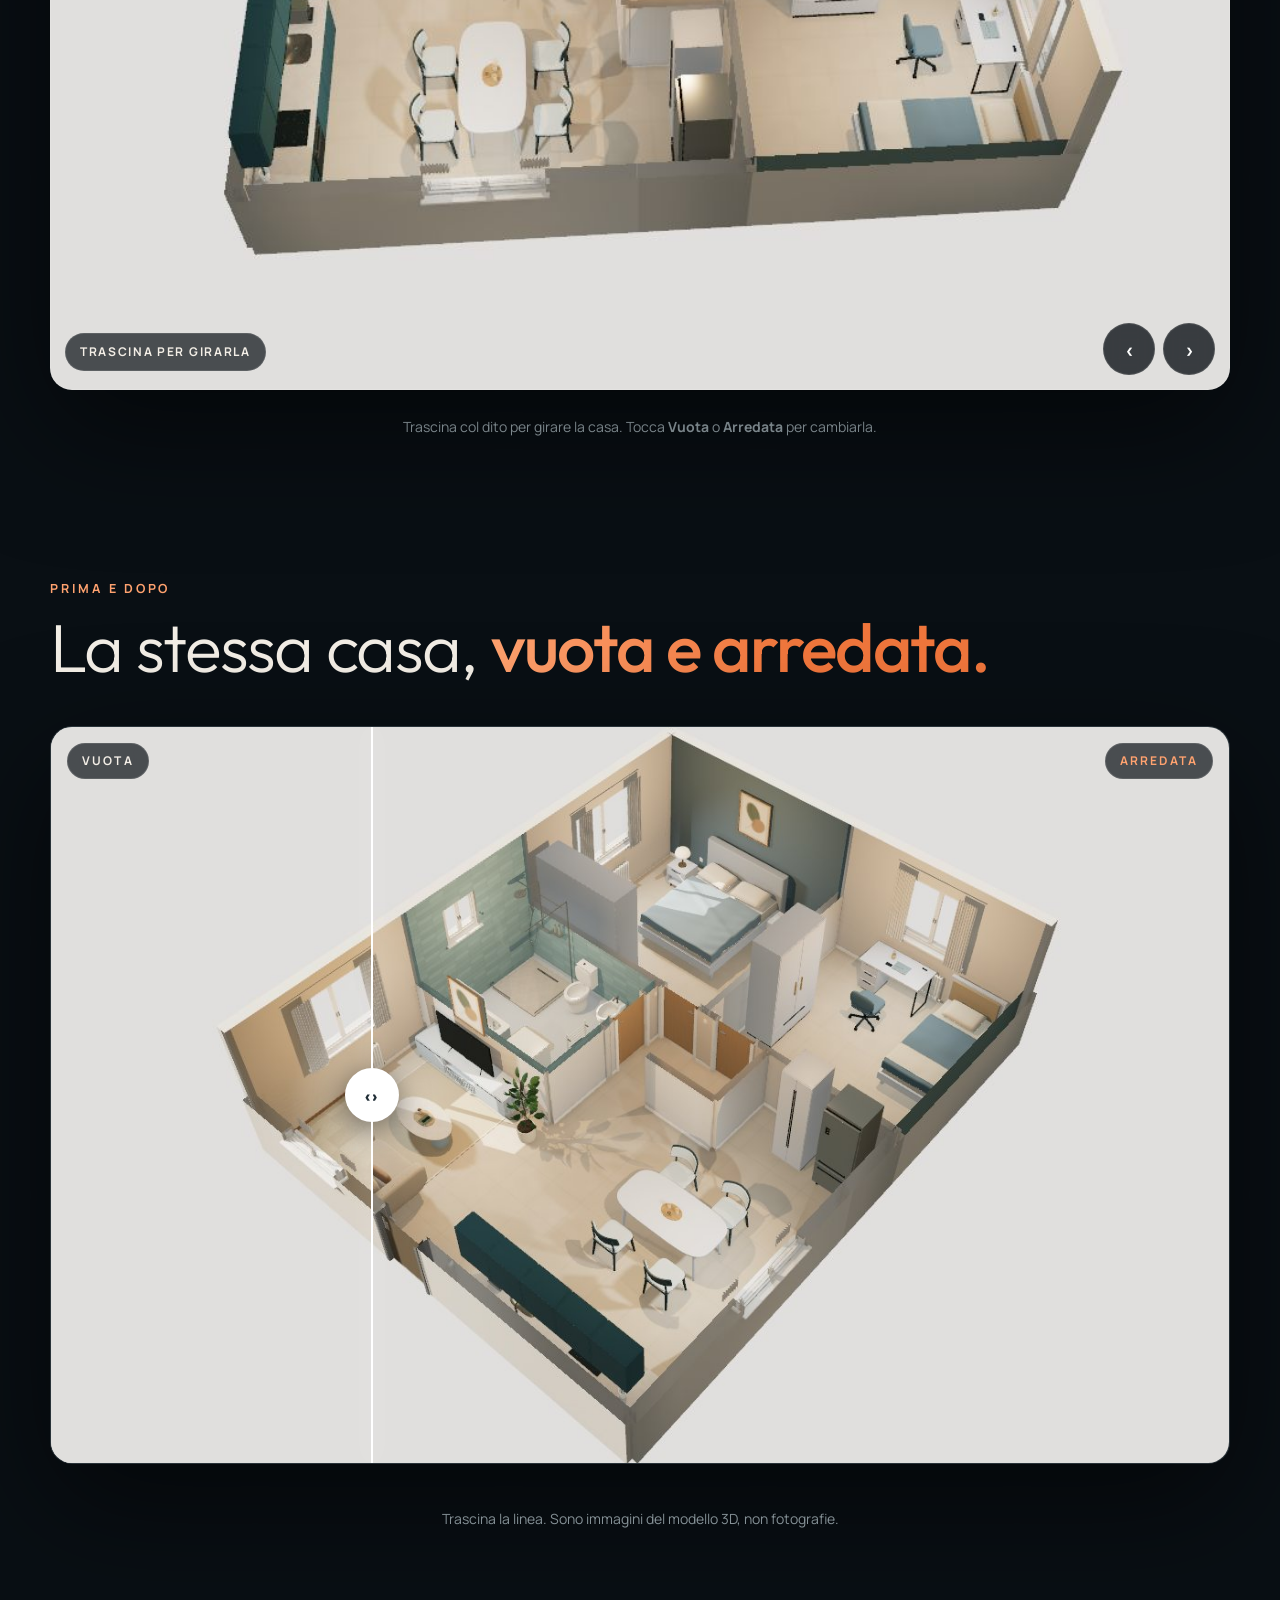
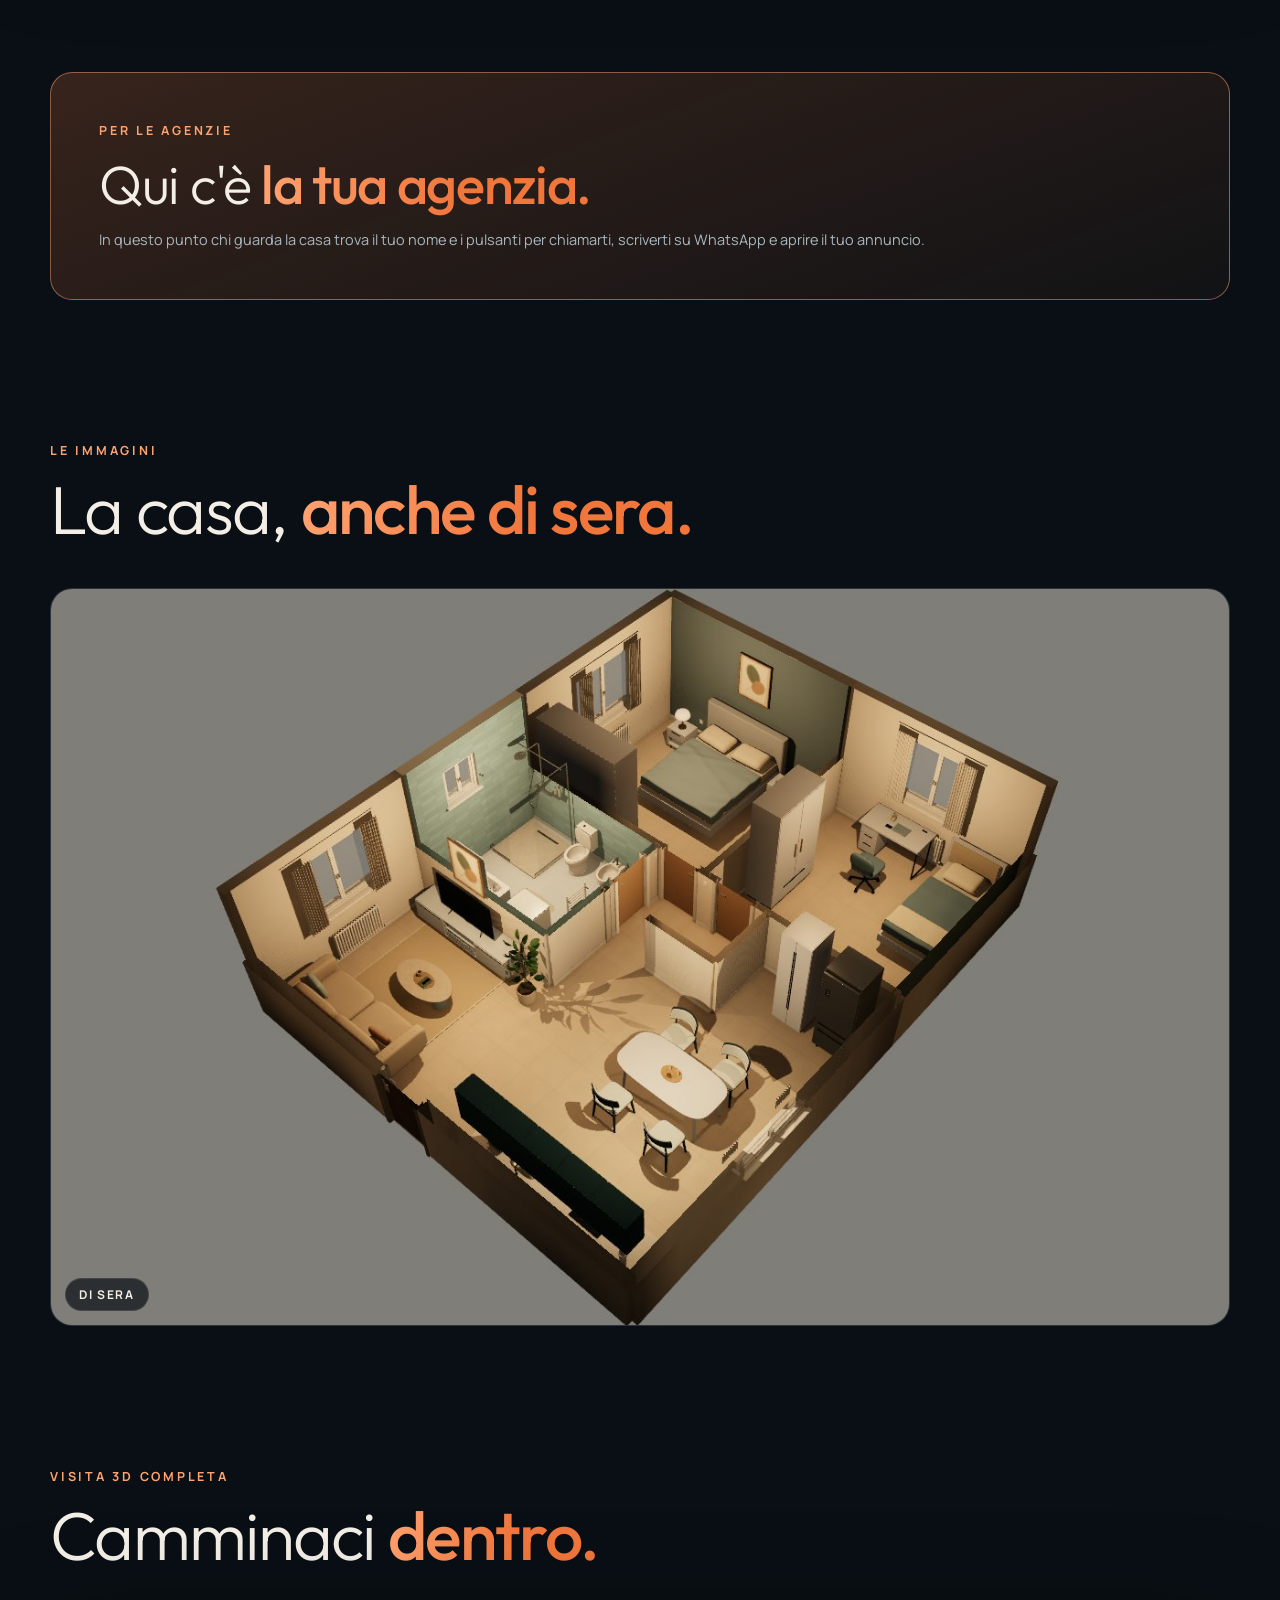
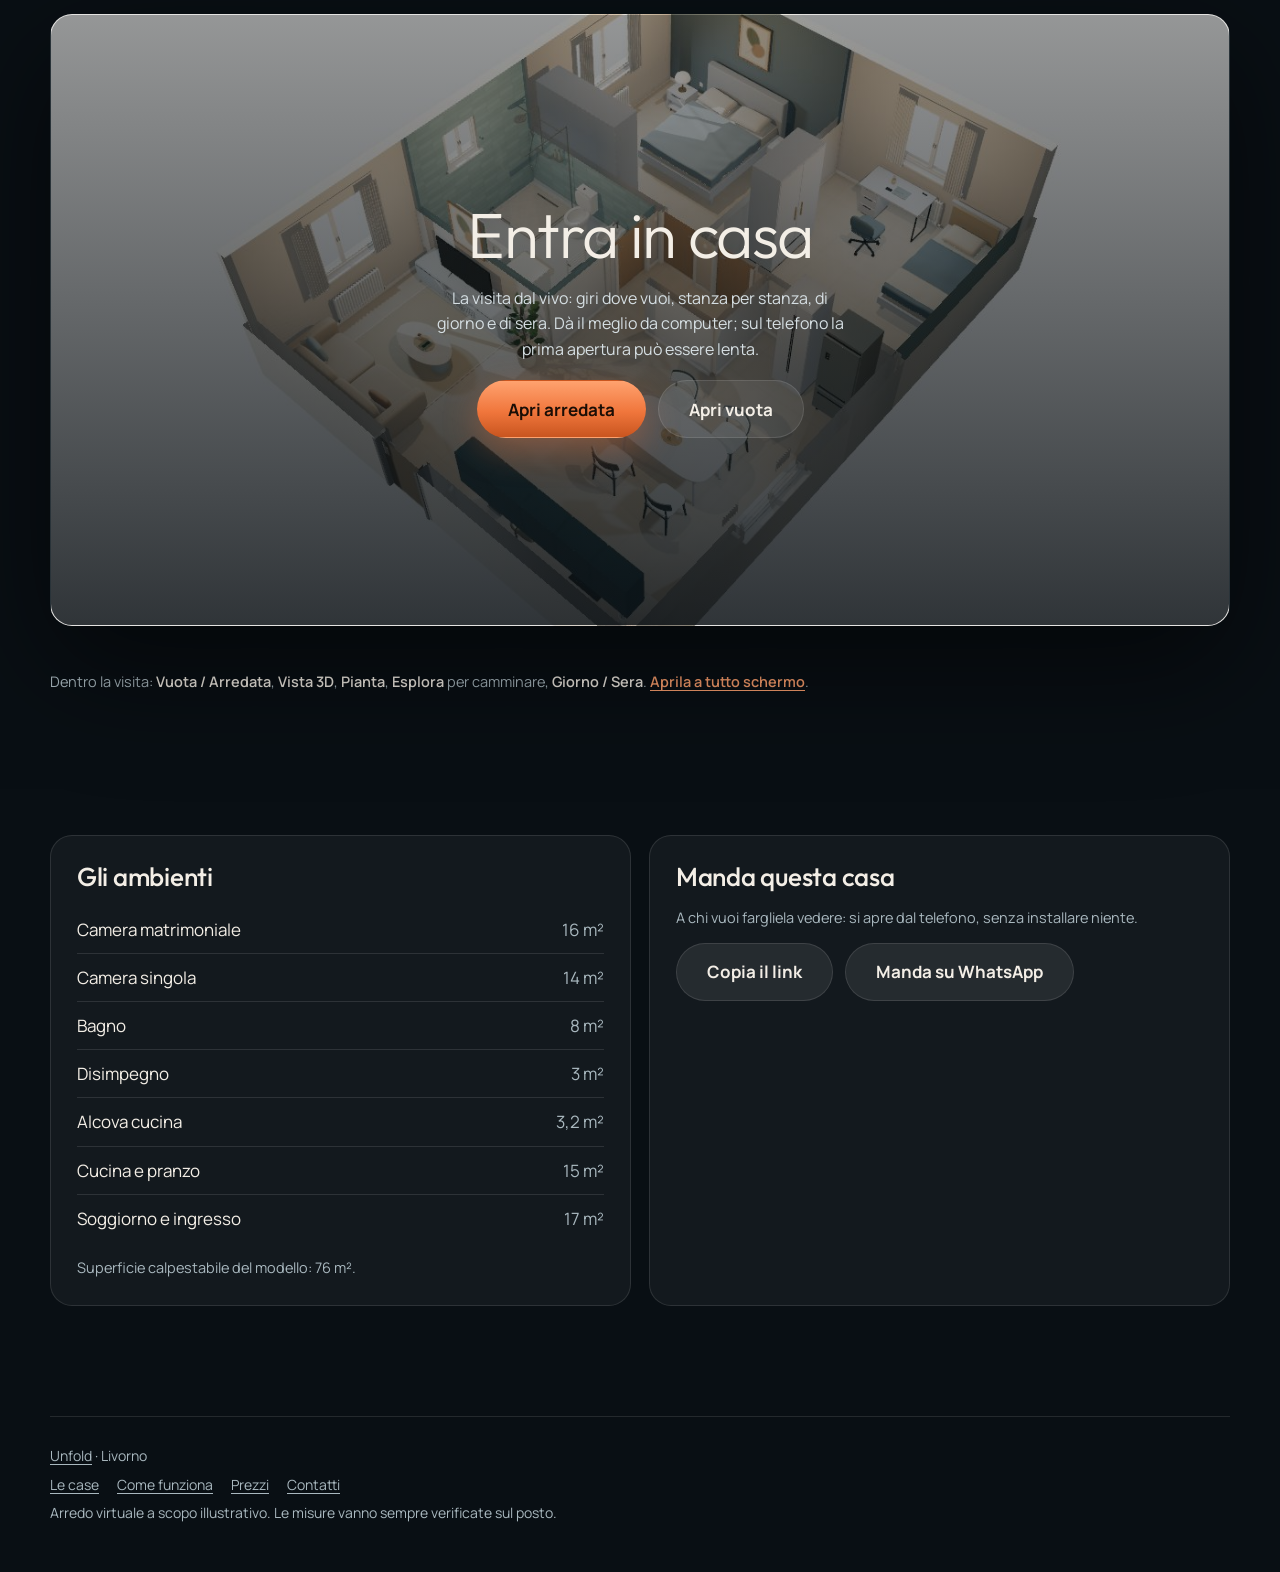
<file: case/esempio-80/index.html>
<!doctype html>
<html lang="it">
<head>
<meta charset="utf-8">
<meta name="viewport" content="width=device-width, initial-scale=1">
<meta name="robots" content="noindex">
<meta name="theme-color" content="#090F14">
<title>Trilocale di esempio · Unfold</title>
<meta name="description" content="Guarda la casa in 3D: vuota e arredata, da ogni lato.">
<meta property="og:type" content="website">
<meta property="og:site_name" content="Unfold">
<meta property="og:title" content="Trilocale di esempio · Unfold">
<meta property="og:description" content="Guarda la casa in 3D: vuota e arredata, da ogni lato.">
<meta property="og:image" content="https://colomb1991.github.io/unfold/case/esempio-80/img/alto-arredata.jpg">
<meta property="og:url" content="https://colomb1991.github.io/unfold/case/esempio-80/">
<meta name="twitter:card" content="summary_large_image">
<link rel="icon" href="data:image/svg+xml,%3Csvg xmlns='http://www.w3.org/2000/svg' viewBox='0 0 64 64'%3E%3Crect width='64' height='64' rx='14' fill='%23090F14'/%3E%3Cpath d='M18 14h22a8 8 0 0 1 8 8v20a8 8 0 0 1-8 8H18z' fill='%23F0763C' transform='rotate(-8 32 32)'/%3E%3C/svg%3E">
<link rel="stylesheet" href="../../stile.css?v=7">
</head>
<body>
<div class="dentro">
<header class="testata"><a class="marchio" href="../../">Unfold</a><nav><a href="../../case/">Le case</a><a href="../../#prezzi">Prezzi</a><a href="../../#contatti">Contatti</a></nav></header>
<main class="scheda">
  <div class="scheda__capo">
    <p class="occhiello">La casa in 3D</p>
    <h1>Trilocale di esempio</h1>
    <ul class="dati"><li>76 m² calpestabili</li><li>7 ambienti</li><li>Livorno</li><li>Esempio dimostrativo</li></ul>
    
  </div>
  <figure class="filmato">
    <video controls playsinline preload="metadata" poster="video/visita.jpg" src="video/visita.mp4"></video>
    <figcaption class="filmato__eti">La visita dentro casa</figcaption>
  </figure>
  <p class="sotto-confronto">Tocca il filmato: entri in casa e la giri stanza per stanza.</p>
  <div class="giro" data-base="img/giro/" data-n="8" data-variante="arredata">
    <img class="giro__img" src="img/giro/arredata-0.jpg" alt="Trilocale di esempio vista dall'alto" draggable="false">
    <div class="giro__scelta" role="group" aria-label="Vuota o arredata">
      <button type="button" data-variante-scelta="vuota" aria-pressed="false">Vuota</button>
      <button type="button" data-variante-scelta="arredata" aria-pressed="true">Arredata</button>
    </div>
    <span class="giro__aiuto">Trascina per girarla</span>
    <div class="giro__frecce"><button type="button" data-gira="-1" aria-label="Gira a sinistra">‹</button><button type="button" data-gira="1" aria-label="Gira a destra">›</button></div>
  </div>
  <p class="sotto-confronto">Trascina col dito per girare la casa. Tocca <strong>Vuota</strong> o <strong>Arredata</strong> per cambiarla.</p>
  <section class="blocco">
    <div class="capo"><p class="occhiello">Prima e dopo</p><h2>La stessa casa, <em>vuota e arredata.</em></h2></div>
    <div class="confronto">
    <img src="img/alto-arredata.jpg" alt="Trilocale di esempio: arredata">
    <img class="confronto__sopra" src="img/alto-vuota.jpg" alt="Trilocale di esempio: vuota">
    <span class="confronto__eti confronto__eti--a">Vuota</span><span class="confronto__eti confronto__eti--b">Arredata</span>
    <span class="confronto__mano" aria-hidden="true">‹›</span>
    <input type="range" min="0" max="100" value="50" step="0.1" aria-label="Trascina per confrontare la casa vuota e arredata">
  </div>
    <p class="sotto-confronto">Trascina la linea. Sono immagini del modello 3D, non fotografie.</p>
  </section>
  <section class="blocco">
    <div class="riquadro riquadro--forte">
      <p class="occhiello">Per le agenzie</p>
      <h2>Qui c'è <em>la tua agenzia.</em></h2>
      <p class="nota">In questo punto chi guarda la casa trova il tuo nome e i pulsanti per chiamarti, scriverti su WhatsApp e aprire il tuo annuncio.</p>
    </div>
  </section>
  <section class="blocco">
    <div class="capo"><p class="occhiello">Le immagini</p><h2>La casa, <em>anche di sera.</em></h2></div>
    <div class="galleria"><figure><img src="img/alto-sera.jpg" alt="Trilocale di esempio: di sera" loading="lazy"><figcaption>Di sera</figcaption></figure></div>
  </section>
  <section class="blocco">
    <div class="capo"><p class="occhiello">Visita 3D completa</p><h2>Camminaci <em>dentro.</em></h2></div>
    <div class="visita" id="visita" style="background-image:url(img/alto-arredata.jpg)">
      <div class="visita__invito">
        <h2>Entra in casa</h2>
        <p>La visita dal vivo: giri dove vuoi, stanza per stanza, di giorno e di sera. Dà il meglio da computer; sul telefono la prima apertura può essere lenta.</p>
        <div class="fila">
          <button class="btn" type="button" data-apri="dopo">Apri arredata</button>
          <button class="btn btn--vetro" type="button" data-apri="prima">Apri vuota</button>
        </div>
      </div>
    </div>
    <p class="nota">Dentro la visita: <strong>Vuota / Arredata</strong>, <strong>Vista 3D</strong>, <strong>Pianta</strong>, <strong>Esplora</strong> per camminare, <strong>Giorno / Sera</strong>. <a href="visita.html?variante=dopo&v=7">Aprila a tutto schermo</a>.</p>
  </section>
  <section class="blocco">
    <div class="due">
      <div class="riquadro">
        <h3>Gli ambienti</h3>
        <ul class="ambienti"><li><span>Camera matrimoniale</span><span>16 m²</span></li><li><span>Camera singola</span><span>14 m²</span></li><li><span>Bagno</span><span>8 m²</span></li><li><span>Disimpegno</span><span>3 m²</span></li><li><span>Alcova cucina</span><span>3,2 m²</span></li><li><span>Cucina e pranzo</span><span>15 m²</span></li><li><span>Soggiorno e ingresso</span><span>17 m²</span></li></ul>
        <p class="nota">Superficie calpestabile del modello: 76 m².</p>
      </div>
      <div class="riquadro">
        <h3>Manda questa casa</h3>
        <p class="nota">A chi vuoi fargliela vedere: si apre dal telefono, senza installare niente.</p>
        <div class="fila">
          <button class="btn btn--vetro" type="button" id="copia">Copia il link</button>
          <a class="btn btn--vetro" id="whatsapp" target="_blank" rel="noopener noreferrer" href="#">Manda su WhatsApp</a>
        </div>
      </div>
    </div>
  </section>
</main>
<footer class="piede"><p><a href="../../">Unfold</a> · Livorno</p>
<p class="piede__voci"><a href="../../case/">Le case</a><a href="../../#come">Come funziona</a><a href="../../#prezzi">Prezzi</a><a href="../../#contatti">Contatti</a></p><p>Arredo virtuale a scopo illustrativo. Le misure vanno sempre verificate sul posto.</p></footer>
</div>

<script src="../../giro.js?v=7"></script>
<script src="../../confronto.js?v=7"></script>
<script src="../../casa.js?v=7"></script>
</body>
</html>
</file>
<file: stile.css>
/* Unfold: il sito che ospita le case. Notte profonda, titoli grandi e leggeri, un solo accento
   caldo (rame). Le immagini sono quelle vere del motore, mai fotografie inventate. */
@font-face { font-family: "Outfit"; src: url("font/outfit-latin-wght-normal.woff2") format("woff2"); font-weight: 100 900; font-display: swap; }
@font-face { font-family: "Manrope"; src: url("font/manrope-latin-wght-normal.woff2") format("woff2"); font-weight: 200 800; font-display: swap; }

:root {
  --notte: #090F14; --notte-2: #0F1A21; --notte-3: #16252E;
  --testo: #F3EEE6; --testo-2: #A9B8BF; --linea: rgba(255, 255, 255, 0.11);
  --vetro: rgba(255, 255, 255, 0.045); --vetro-2: rgba(255, 255, 255, 0.08);
  --rame: #F0763C; --rame-2: #FFA26F; --rame-scuro: #C9551F;
  --raggio: 22px; --largo: 1180px;
}
* { box-sizing: border-box; }
html { -webkit-text-size-adjust: 100%; scroll-behavior: smooth; }
body { margin: 0; background: var(--notte); color: var(--testo); font: 17px/1.6 "Manrope", system-ui, -apple-system, "Segoe UI", sans-serif; overflow-x: hidden; }
body::before { content: ""; position: fixed; inset: 0; z-index: -1; pointer-events: none;
  background: radial-gradient(70% 55% at 85% -5%, rgba(240, 118, 60, 0.16), transparent 60%), radial-gradient(80% 60% at 0% 10%, rgba(42, 94, 120, 0.35), transparent 62%), var(--notte); }
h1, h2, h3 { font-family: "Outfit", system-ui, sans-serif; font-weight: 300; letter-spacing: -0.025em; line-height: 1.02; margin: 0; }
h1 { font-size: clamp(46px, 10.5vw, 118px); font-weight: 200; }
h1 em, h2 em { font-style: normal; font-weight: 500; background: linear-gradient(95deg, var(--rame-2), var(--rame) 60%); -webkit-background-clip: text; background-clip: text; color: transparent; }
h2 { font-size: clamp(34px, 6.2vw, 68px); }
h3 { font-size: clamp(21px, 2.4vw, 26px); font-weight: 500; letter-spacing: -0.01em; line-height: 1.15; }
p { margin: 0; }
a { color: inherit; }
img { display: block; max-width: 100%; }
.dentro { width: min(100% - 40px, var(--largo)); margin: 0 auto; }
.occhiello { font-size: 12.5px; font-weight: 700; letter-spacing: 0.22em; text-transform: uppercase; color: var(--rame-2); }

/* testata */
.testata { display: flex; align-items: center; justify-content: space-between; padding: 20px 0; }
.marchio { font-family: "Outfit", sans-serif; font-size: 25px; font-weight: 500; letter-spacing: 0.01em; text-decoration: none; display: inline-flex; align-items: center; gap: 11px; }
.marchio::before { content: ""; width: 23px; height: 23px; border-radius: 7px 7px 7px 0; background: linear-gradient(135deg, var(--rame-2), var(--rame-scuro)); transform: rotate(-8deg); box-shadow: 0 0 24px rgba(240, 118, 60, 0.55); }
.testata nav { display: flex; gap: 4px; }
.testata nav a { text-decoration: none; font-weight: 600; font-size: 15px; padding: 10px 15px; border-radius: 999px; color: var(--testo-2); white-space: nowrap; }
.testata nav a:hover { background: var(--vetro-2); color: var(--testo); }

/* pulsanti */
.btn { display: inline-flex; align-items: center; justify-content: center; gap: 9px; min-height: 58px; padding: 0 30px; border: 1px solid transparent; border-radius: 999px; background: linear-gradient(180deg, var(--rame-2), var(--rame) 55%, var(--rame-scuro)); color: #1B0E06; font: 700 17px "Manrope", sans-serif; text-decoration: none; cursor: pointer; box-shadow: 0 12px 34px rgba(240, 118, 60, 0.35); transition: transform 0.15s ease, box-shadow 0.15s ease; }
.btn:hover { transform: translateY(-2px); box-shadow: 0 16px 44px rgba(240, 118, 60, 0.5); }
.btn--vetro { background: var(--vetro-2); color: var(--testo); border-color: var(--linea); box-shadow: none; }
.btn--vetro:hover { background: rgba(255, 255, 255, 0.14); box-shadow: none; }
.fila { display: flex; flex-wrap: wrap; gap: 12px; }

/* apertura */
.apertura { padding: clamp(26px, 6vw, 70px) 0 clamp(30px, 5vw, 60px); display: grid; gap: clamp(20px, 3vw, 30px); }
.apertura .sotto { font-size: clamp(18px, 2.3vw, 23px); color: var(--testo-2); max-width: 46ch; }

/* confronto vuota / arredata: due immagini della stessa vista, un cursore da trascinare */
.confronto { --taglio: 50%; position: relative; border-radius: var(--raggio); overflow: hidden; border: 1px solid var(--linea); background: var(--notte-2); box-shadow: 0 40px 120px rgba(0, 0, 0, 0.55); aspect-ratio: 16 / 10; }
.confronto img { position: absolute; inset: 0; width: 100%; height: 100%; object-fit: cover; }
.confronto__sopra { clip-path: inset(0 calc(100% - var(--taglio)) 0 0); }
.confronto::after { content: ""; position: absolute; top: 0; bottom: 0; left: var(--taglio); width: 2px; margin-left: -1px; background: #FFF; box-shadow: 0 0 22px rgba(255, 255, 255, 0.8); pointer-events: none; }
.confronto__mano { position: absolute; top: 50%; left: var(--taglio); width: 54px; height: 54px; margin: -27px 0 0 -27px; border-radius: 50%; background: #FFF; color: #14222B; display: grid; place-items: center; font: 700 18px "Outfit", sans-serif; letter-spacing: 0.1em; box-shadow: 0 8px 30px rgba(0, 0, 0, 0.5); pointer-events: none; }
.confronto__eti { position: absolute; top: 16px; padding: 7px 14px; border-radius: 999px; font-size: 12px; font-weight: 700; letter-spacing: 0.18em; text-transform: uppercase; background: rgba(9, 15, 20, 0.7); backdrop-filter: blur(8px); -webkit-backdrop-filter: blur(8px); border: 1px solid var(--linea); pointer-events: none; }
.confronto__eti--a { left: 16px; }
.confronto__eti--b { right: 16px; color: var(--rame-2); }
.confronto input { position: absolute; inset: 0; width: 100%; height: 100%; margin: 0; opacity: 0; cursor: ew-resize; touch-action: pan-y; }
.sotto-confronto { font-size: 14px; color: var(--testo-2); text-align: center; }

/* numeri */
.numeri { display: grid; grid-template-columns: repeat(3, 1fr); border-top: 1px solid var(--linea); border-bottom: 1px solid var(--linea); }
.numeri div { padding: clamp(20px, 4vw, 40px) 8px; text-align: center; display: grid; gap: 4px; }
.numeri div + div { border-left: 1px solid var(--linea); }
.numeri b { font: 200 clamp(38px, 8vw, 88px)/1 "Outfit", sans-serif; letter-spacing: -0.03em; }
.numeri b small { font-size: 0.42em; font-weight: 400; letter-spacing: 0; color: var(--rame-2); }
.numeri span { font-size: clamp(12px, 1.5vw, 15px); color: var(--testo-2); }

/* sezioni */
section.blocco { padding: clamp(54px, 9vw, 120px) 0 0; display: grid; gap: clamp(26px, 4vw, 44px); }
.capo { display: grid; gap: 14px; }
.griglia { display: grid; gap: 18px; grid-template-columns: repeat(auto-fit, minmax(260px, 1fr)); }
.passo { position: relative; background: var(--vetro); border: 1px solid var(--linea); border-radius: var(--raggio); padding: 28px 26px 30px; display: grid; gap: 10px; align-content: start; overflow: hidden; }
.passo .num { font: 200 96px/0.9 "Outfit", sans-serif; letter-spacing: -0.04em; color: transparent; -webkit-text-stroke: 1px rgba(255, 162, 111, 0.75); margin-bottom: 6px; }
.passo p { color: var(--testo-2); font-size: 16px; }

/* schede casa */
.casa { display: grid; background: var(--vetro); border: 1px solid var(--linea); border-radius: var(--raggio); overflow: hidden; text-decoration: none; transition: transform 0.2s ease, border-color 0.2s ease, box-shadow 0.2s ease; }
.casa:hover { transform: translateY(-5px); border-color: rgba(255, 162, 111, 0.6); box-shadow: 0 26px 70px rgba(0, 0, 0, 0.5); }
.casa__pianta { position: relative; aspect-ratio: 16 / 10; padding: 22px; overflow: hidden; background: radial-gradient(120% 120% at 20% 0%, #24404D, #0E1820 70%); color: #E9EEF0; }
.casa__pianta svg { display: block; width: 100%; height: 100%; }
.casa__pianta img { position: absolute; inset: 0; width: 100%; height: 100%; object-fit: cover; transition: transform 0.6s ease; }
.casa:hover .casa__pianta img { transform: scale(1.05); }
.casa__testo { padding: 20px 22px 24px; display: grid; gap: 7px; }
.casa__testo span { color: var(--testo-2); font-size: 15px; }
.casa__vai { color: var(--rame-2) !important; font-weight: 700; margin-top: 6px; }
.etichetta { display: inline-block; font-size: 11.5px; font-weight: 700; letter-spacing: 0.14em; text-transform: uppercase; padding: 5px 11px; border-radius: 999px; background: var(--vetro-2); border: 1px solid var(--linea); color: var(--testo-2); justify-self: start; }

/* prezzi */
.prezzi { display: grid; gap: 18px; grid-template-columns: repeat(auto-fit, minmax(240px, 1fr)); }
.prezzo { background: var(--vetro); border: 1px solid var(--linea); border-radius: var(--raggio); padding: 28px 26px; display: grid; gap: 8px; align-content: start; }
.prezzo--forte { background: linear-gradient(160deg, rgba(240, 118, 60, 0.22), rgba(240, 118, 60, 0.05)); border-color: rgba(255, 162, 111, 0.55); }
.prezzo .cifra { font: 200 clamp(56px, 8vw, 84px)/1 "Outfit", sans-serif; letter-spacing: -0.04em; }
.prezzo .cifra small { font-size: 0.36em; font-weight: 500; color: var(--rame-2); letter-spacing: 0; }
.prezzo p { color: var(--testo-2); font-size: 16px; }

/* fascia finale */
.fascia { margin-top: clamp(54px, 9vw, 120px); border-radius: calc(var(--raggio) + 8px); padding: clamp(34px, 7vw, 84px) clamp(24px, 6vw, 72px); background: linear-gradient(120deg, var(--rame-scuro), var(--rame) 55%, var(--rame-2)); color: #1B0E06; display: grid; gap: 16px; }
.fascia h2 { font-weight: 300; }
.fascia p { font-size: clamp(17px, 2.2vw, 22px); max-width: 44ch; font-weight: 500; }

/* pagina della casa */
.scheda { padding: 10px 0 0; display: grid; gap: 26px; }
.scheda__capo { display: grid; gap: 14px; }
.scheda__capo h1 { font-size: clamp(40px, 8vw, 86px); }
.dati { display: flex; flex-wrap: wrap; gap: 8px; padding: 0; margin: 0; list-style: none; }
.dati li { font-size: 14px; font-weight: 600; padding: 7px 14px; border-radius: 999px; background: var(--vetro-2); border: 1px solid var(--linea); }
.visita { position: relative; border-radius: var(--raggio); overflow: hidden; border: 1px solid var(--linea); background: var(--notte-2) center / cover no-repeat; min-height: min(68vh, 640px); display: grid; box-shadow: 0 40px 120px rgba(0, 0, 0, 0.55); }
.visita__invito { display: grid; place-content: center; justify-items: center; gap: 18px; padding: 30px; text-align: center; background: linear-gradient(180deg, rgba(9, 15, 20, 0.35), rgba(9, 15, 20, 0.82)); }
.visita__invito h2 { font-size: clamp(36px, 6vw, 64px); }
.visita__invito p { color: #D5DEE2; max-width: 42ch; font-size: 16px; }
.visita iframe { width: 100%; height: min(80vh, 760px); border: 0; display: block; background: var(--notte-2); }
.nota { font-size: 14.5px; color: var(--testo-2); }
.nota strong { color: var(--testo); font-weight: 600; }
.galleria { display: grid; gap: 14px; grid-template-columns: repeat(auto-fit, minmax(260px, 1fr)); }
.galleria figure { margin: 0; position: relative; border-radius: var(--raggio); overflow: hidden; border: 1px solid var(--linea); aspect-ratio: 16 / 10; background: var(--notte-2); }
.galleria img { width: 100%; height: 100%; object-fit: cover; }
.galleria figcaption { position: absolute; left: 14px; bottom: 14px; padding: 6px 13px; border-radius: 999px; font-size: 12px; font-weight: 700; letter-spacing: 0.14em; text-transform: uppercase; background: rgba(9, 15, 20, 0.7); backdrop-filter: blur(8px); -webkit-backdrop-filter: blur(8px); border: 1px solid var(--linea); }
.due { display: grid; gap: 18px; grid-template-columns: repeat(auto-fit, minmax(270px, 1fr)); }
.riquadro { background: var(--vetro); border: 1px solid var(--linea); border-radius: var(--raggio); padding: 26px; display: grid; gap: 14px; align-content: start; }
.riquadro ul { margin: 0; padding-left: 18px; color: var(--testo-2); }

/* domande */
.domande { display: grid; gap: 10px; max-width: 860px; }
.domande details { background: var(--vetro); border: 1px solid var(--linea); border-radius: 18px; padding: 0 24px; }
.domande summary { cursor: pointer; list-style: none; padding: 20px 34px 20px 0; position: relative; font: 500 clamp(18px, 2.2vw, 22px)/1.25 "Outfit", sans-serif; }
.domande summary::-webkit-details-marker { display: none; }
.domande summary::after { content: "+"; position: absolute; right: 0; top: 50%; transform: translateY(-50%); font: 300 30px/1 "Outfit", sans-serif; color: var(--rame-2); }
.domande details[open] summary::after { content: "–"; }
.domande details p { color: var(--testo-2); padding: 0 0 22px; max-width: 62ch; }

/* piede */
.piede { margin-top: clamp(54px, 9vw, 110px); border-top: 1px solid var(--linea); padding: 28px 0 48px; color: var(--testo-2); font-size: 14px; display: grid; gap: 6px; }

@media (max-width: 600px) {
  .btn { width: 100%; }
  /* Sul telefono le tre voci restano tutte: si stringono marchio e voci. */
  .marchio { font-size: 22px; gap: 8px; }
  .marchio::before { width: 20px; height: 20px; }
  .testata nav { gap: 0; }
  .testata nav a { font-size: 14px; padding: 9px 8px; }
  .confronto { aspect-ratio: 4 / 3.4; }
  .confronto__mano { width: 46px; height: 46px; margin: -23px 0 0 -23px; font-size: 15px; }
  .numeri span { padding: 0 4px; }
}
@media (max-width: 350px) { .testata nav a:nth-child(2) { display: none; } }
@media (prefers-reduced-motion: reduce) { html { scroll-behavior: auto; } .btn, .casa, .casa__pianta img { transition: none; } }

/* gira la casa: immagini da piu' angoli, niente da calcolare sul telefono */
.giro { position: relative; border-radius: var(--raggio); overflow: hidden; border: 1px solid var(--linea); background: #E0DFDD; box-shadow: 0 40px 120px rgba(0, 0, 0, 0.55); aspect-ratio: 4 / 3; cursor: grab; touch-action: pan-y; user-select: none; -webkit-user-select: none; }
.giro--presa { cursor: grabbing; }
.giro__img { position: absolute; inset: 0; width: 100%; height: 100%; object-fit: cover; pointer-events: none; -webkit-user-drag: none; }
.giro__scelta { position: absolute; top: 14px; left: 14px; display: flex; gap: 4px; padding: 4px; border-radius: 999px; background: rgba(9, 15, 20, 0.78); backdrop-filter: blur(8px); -webkit-backdrop-filter: blur(8px); border: 1px solid var(--linea); }
.giro__scelta button { border: 0; border-radius: 999px; min-height: 42px; padding: 0 18px; background: transparent; color: var(--testo-2); font: 700 13px "Manrope", sans-serif; letter-spacing: 0.12em; text-transform: uppercase; cursor: pointer; }
.giro__scelta button[aria-pressed="true"] { background: linear-gradient(180deg, var(--rame-2), var(--rame)); color: #1B0E06; }
.giro__frecce { position: absolute; right: 14px; bottom: 14px; display: flex; gap: 8px; }
.giro__frecce button { width: 52px; height: 52px; border-radius: 50%; border: 1px solid var(--linea); background: rgba(9, 15, 20, 0.78); color: #FFF; font: 400 26px/1 "Outfit", sans-serif; cursor: pointer; backdrop-filter: blur(8px); -webkit-backdrop-filter: blur(8px); }
.giro__aiuto { position: absolute; left: 14px; bottom: 18px; padding: 8px 14px; border-radius: 999px; font-size: 12px; font-weight: 700; letter-spacing: 0.14em; text-transform: uppercase; background: rgba(9, 15, 20, 0.7); border: 1px solid var(--linea); pointer-events: none; }
@media (max-width: 600px) { .giro { aspect-ratio: 1 / 1.02; } .giro__aiuto { font-size: 11px; } }

/* filmati: la casa che nasce dalla planimetria e la visita camminando. Sono verticali, come il telefono. */
.filmato { position: relative; margin: 0 auto; width: min(100%, 46vh, 420px); aspect-ratio: 9 / 16; border-radius: calc(var(--raggio) + 6px); overflow: hidden; border: 1px solid var(--linea); background: #ECEAF3; box-shadow: 0 40px 120px rgba(0, 0, 0, 0.6), 0 0 0 8px rgba(255, 255, 255, 0.04); }
.filmato video { display: block; width: 100%; height: 100%; object-fit: cover; background: #ECEAF3; }
.filmato__eti { position: absolute; top: 14px; left: 14px; padding: 7px 14px; border-radius: 999px; font-size: 12px; font-weight: 700; letter-spacing: 0.16em; text-transform: uppercase; background: rgba(9, 15, 20, 0.72); backdrop-filter: blur(8px); -webkit-backdrop-filter: blur(8px); border: 1px solid var(--linea); pointer-events: none; }
.apertura--due { align-items: center; }
.apertura__testo { display: grid; gap: clamp(20px, 3vw, 30px); }
@media (min-width: 900px) {
  .apertura--due { grid-template-columns: 1.15fr 0.85fr; gap: 48px; }
  .apertura--due .filmato { width: min(100%, 44vh, 400px); }
  .apertura--due h1 { font-size: clamp(46px, 6.4vw, 96px); }
}
@media (max-width: 899px) { .filmato { width: min(100%, 380px); } }

/* il sito vero: chi segue la casa, ambienti con le misure, elenchi, contatti */
.scheda__capo .sotto { font-size: clamp(17px, 2.2vw, 21px); color: var(--testo-2); max-width: 52ch; }
.proposta { color: var(--testo-2); font-size: 15px; }
.proposta strong { color: var(--testo); font-weight: 700; }
.riquadro--forte { background: linear-gradient(160deg, rgba(240, 118, 60, 0.2), rgba(240, 118, 60, 0.04)); border-color: rgba(255, 162, 111, 0.5); padding: clamp(26px, 5vw, 48px); gap: 16px; }
.riquadro--forte h2 { font-size: clamp(30px, 5vw, 54px); }
.nota a { color: var(--rame-2); font-weight: 600; text-underline-offset: 3px; }
.riquadro ul.ambienti { list-style: none; margin: 0; padding: 0; color: var(--testo); }
.ambienti li { display: flex; justify-content: space-between; gap: 16px; padding: 10px 0; border-bottom: 1px solid var(--linea); }
.ambienti li:last-child { border-bottom: 0; }
.ambienti li span:last-child { color: var(--testo-2); white-space: nowrap; }
.riquadro .elenco { margin: 0; padding-left: 22px; color: var(--testo-2); display: grid; gap: 9px; font-size: 16px; }
.elenco strong { color: var(--testo); font-weight: 600; }
.fascia .fila { margin-top: 8px; }
.fascia .btn { background: #1B0E06; color: #FFF; box-shadow: none; }
.fascia .btn--vetro { background: rgba(27, 14, 6, 0.12); color: #1B0E06; border-color: rgba(27, 14, 6, 0.4); }
.piede a { color: inherit; text-underline-offset: 3px; }
.piede__voci { display: flex; flex-wrap: wrap; gap: 4px 18px; }
/* sul telefono i contatti dell'agenzia restano a portata di pollice */
.barra { display: none; }
@media (max-width: 700px) {
  .barra { position: fixed; left: 0; right: 0; bottom: 0; z-index: 20; display: flex; align-items: center; gap: 10px; padding: 10px 14px calc(10px + env(safe-area-inset-bottom)); background: rgba(9, 15, 20, 0.93); backdrop-filter: blur(14px); -webkit-backdrop-filter: blur(14px); border-top: 1px solid var(--linea); }
  .barra span { flex: 1; min-width: 0; font-weight: 700; font-size: 14px; overflow: hidden; text-overflow: ellipsis; white-space: nowrap; }
  .barra .btn { width: auto; min-height: 46px; padding: 0 20px; font-size: 15px; }
  body.con-barra { padding-bottom: calc(76px + env(safe-area-inset-bottom)); }
}
</file>
